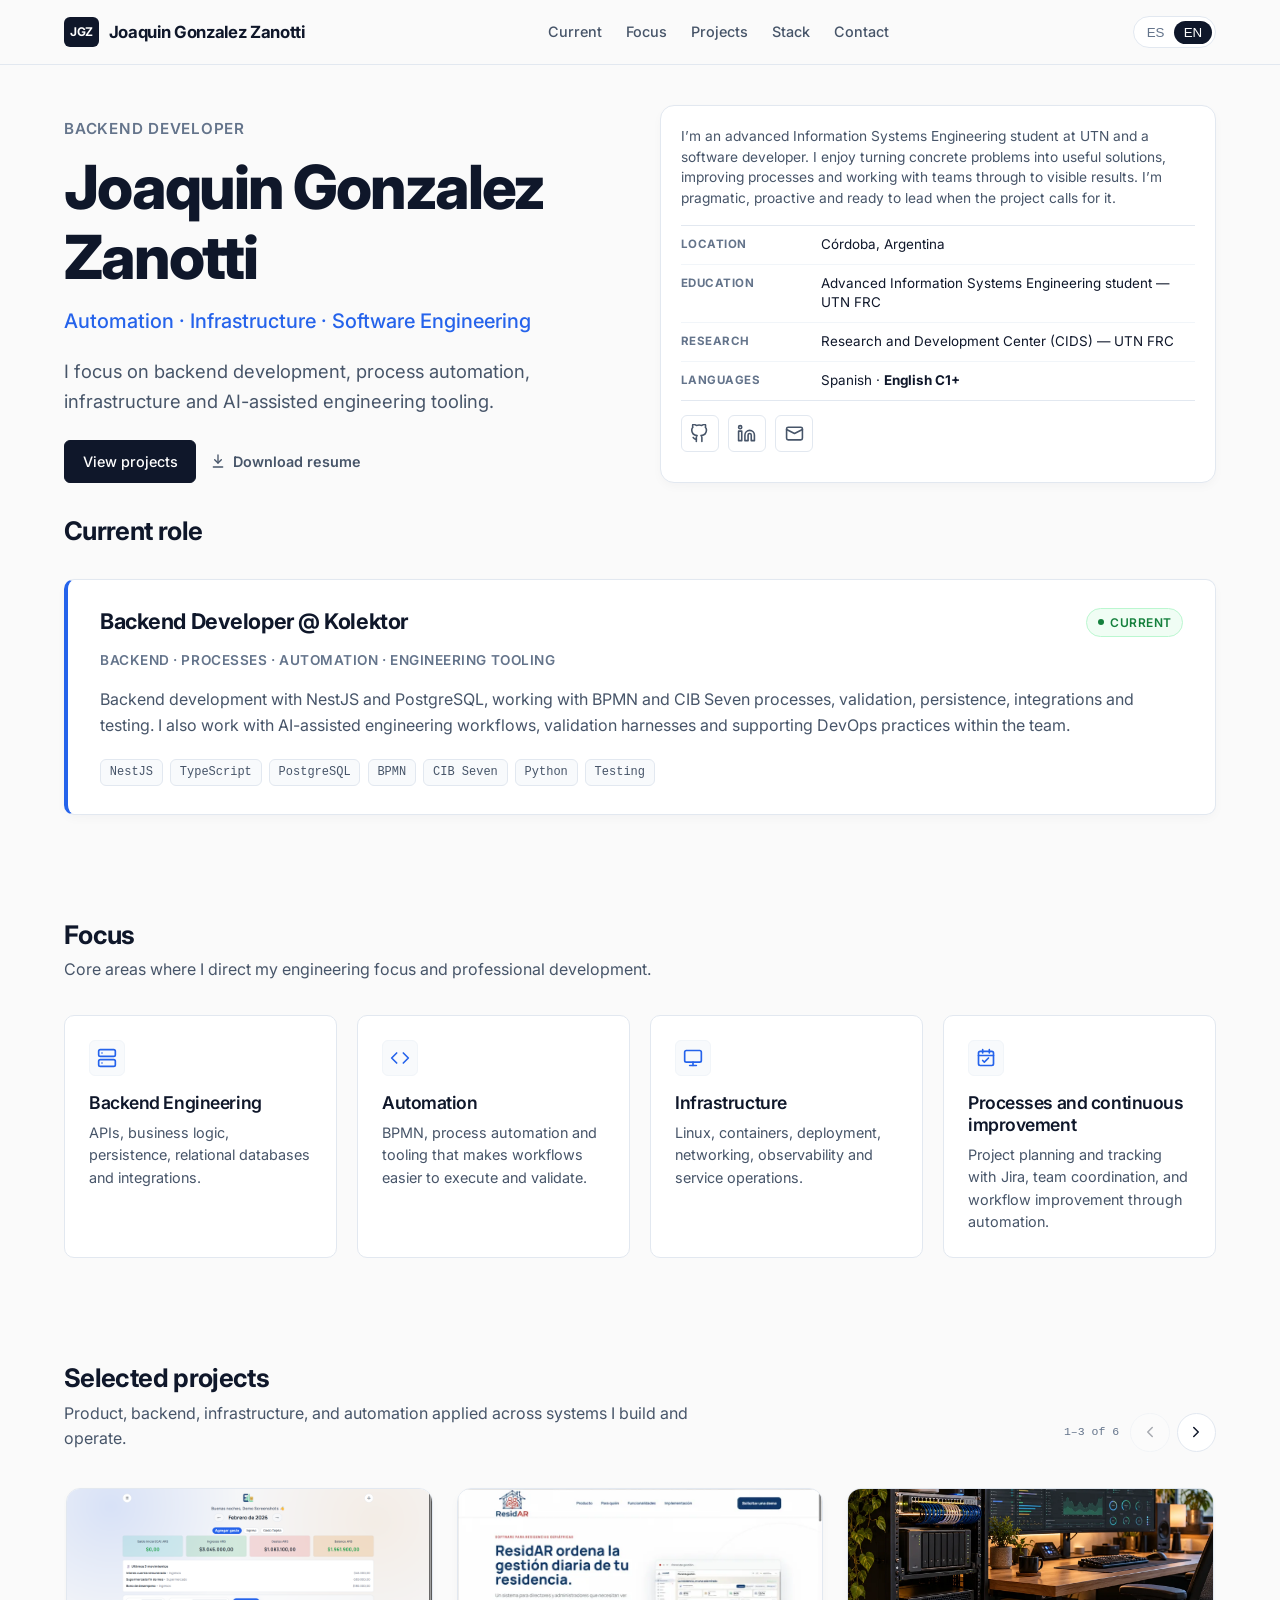
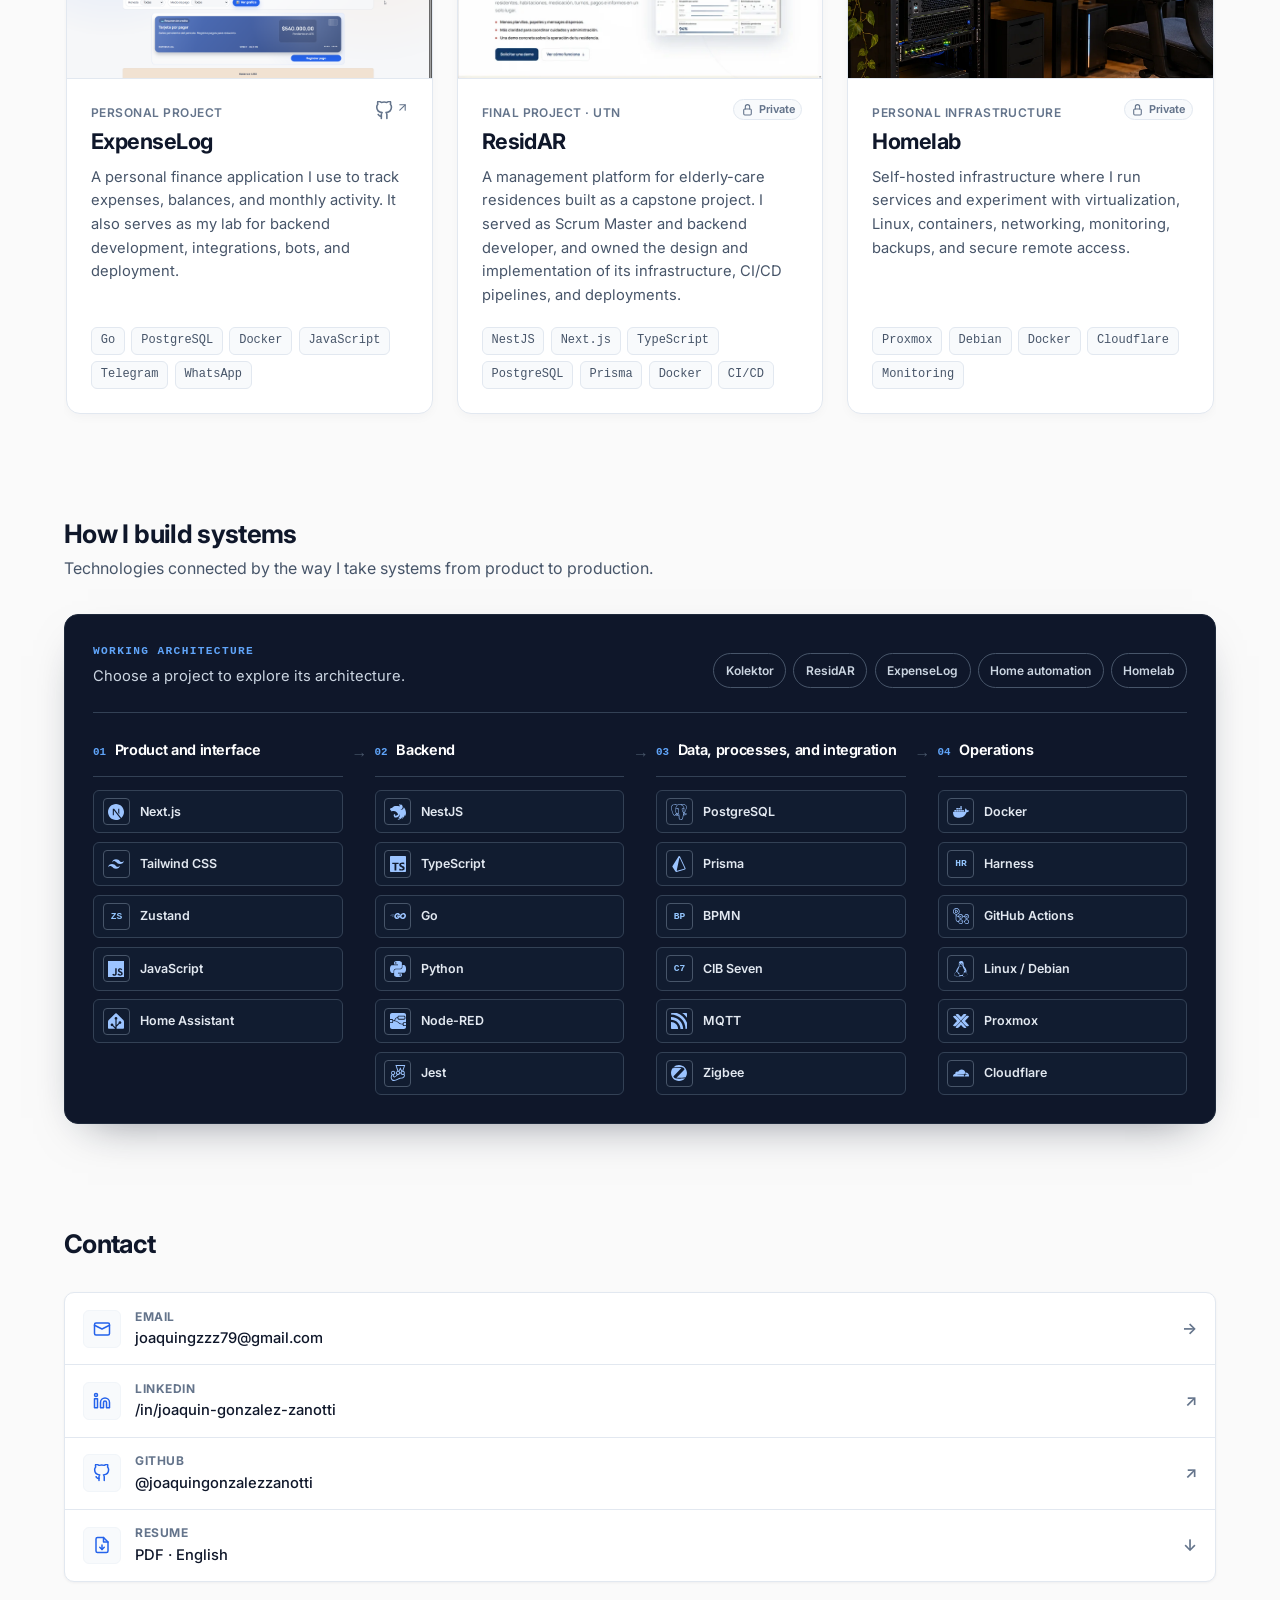
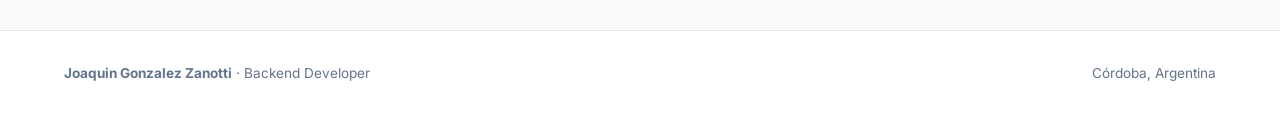
<file: index.html>
<!DOCTYPE html>
<html lang="es-AR">
  <head>
    <meta charset="UTF-8" />
    <meta name="viewport" content="width=device-width, initial-scale=1.0" />
    <title>Joaquin Gonzalez Zanotti | Backend Developer</title>
    <meta
      name="description"
      content="Backend Developer en Córdoba, Argentina. Backend, PostgreSQL, BPMN, automatización, infraestructura y tooling de ingeniería asistido por IA."
    />
    <meta name="robots" content="index,follow,max-image-preview:large,max-snippet:-1,max-video-preview:-1" />
    <meta name="author" content="Joaquin Gonzalez Zanotti" />
    <meta name="theme-color" content="#2563eb" />
    <meta
      name="google-site-verification"
      content="11LNXCog9IiwNUSLAsv_RnXNtH6E29aRDf3BAwxEhEU"
    />
    <link rel="canonical" href="https://joaquingz.com.ar/" />
    <link rel="alternate" hreflang="es-AR" href="https://joaquingz.com.ar/" />
    <link rel="alternate" hreflang="en" href="https://joaquingz.com.ar/en/" />
    <link rel="alternate" hreflang="x-default" href="https://joaquingz.com.ar/" />
    <link rel="sitemap" type="application/xml" href="https://joaquingz.com.ar/sitemap.xml" />

    <!-- Open Graph -->
    <meta property="og:locale" content="es_AR" />
    <meta property="og:type" content="website" />
    <meta property="og:title" content="Joaquin Gonzalez Zanotti | Backend Developer" />
    <meta
      property="og:description"
      content="Backend Developer en Córdoba, Argentina. Backend, PostgreSQL, BPMN, automatización, infraestructura y tooling de ingeniería asistido por IA."
    />
    <meta property="og:url" content="https://joaquingz.com.ar/" />
    <meta property="og:image" content="https://joaquingz.com.ar/assets/projects/expense-log/cover.png" />
    <meta property="og:image:alt" content="Joaquin Gonzalez Zanotti - Backend Developer" />

    <!-- Twitter Card -->
    <meta name="twitter:card" content="summary_large_image" />
    <meta name="twitter:title" content="Joaquin Gonzalez Zanotti | Backend Developer" />
    <meta
      name="twitter:description"
      content="Backend Developer en Córdoba, Argentina. Backend, PostgreSQL, BPMN, automatización, infraestructura y tooling de ingeniería asistido por IA."
    />
    <meta name="twitter:image" content="https://joaquingz.com.ar/assets/projects/expense-log/cover.png" />

    <!-- Favicon -->
    <link rel="icon" type="image/svg+xml" href="/assets/brand/favicon.svg" />

    <!-- Typography -->
    <link rel="preconnect" href="https://fonts.googleapis.com" />
    <link rel="preconnect" href="https://fonts.gstatic.com" crossorigin />
    <link
      href="https://fonts.googleapis.com/css2?family=Inter:wght@400;500;600;700;800&display=swap"
      rel="stylesheet"
    />

    <!-- Stylesheet -->
    <link rel="stylesheet" href="/assets/css/site.css" />

    <!-- Structured Data -->
    <script type="application/ld+json">
      {
        "@context": "https://schema.org",
        "@graph": [
          {
            "@type": "Person",
            "@id": "https://joaquingz.com.ar/#person",
            "name": "Joaquin Gonzalez Zanotti",
            "url": "https://joaquingz.com.ar/",
            "jobTitle": "Backend Developer",
            "knowsLanguage": ["es", "en"],
            "alumniOf": {
              "@type": "CollegeOrUniversity",
              "name": "Universidad Tecnologica Nacional (UTN-FRC)"
            },
            "sameAs": [
              "https://www.linkedin.com/in/joaquin-gonzalez-zanotti/",
              "https://github.com/joaquingonzalezzanotti"
            ]
          },
          {
            "@type": "WebSite",
            "@id": "https://joaquingz.com.ar/#website",
            "name": "Joaquin Gonzalez Zanotti",
            "url": "https://joaquingz.com.ar/",
            "inLanguage": "es-AR",
            "publisher": {
              "@id": "https://joaquingz.com.ar/#person"
            }
          }
        ]
      }
    </script>

    <!-- Language Redirection Script (Safe & Non-blocking) -->
    <script src="/assets/js/language.js"></script>
    <script src="/assets/js/site.js" defer></script>
  </head>
  <body>
    <a class="skip-link" href="#main-content">Saltar al contenido</a>

    <!-- Site Navigation -->
    <header class="site-header">
      <div class="container site-nav">
        <a href="/" class="nav-brand" aria-label="Joaquin Gonzalez Zanotti">
          <span class="nav-brand-badge">JGZ</span>
          <span class="nav-brand-name">Joaquin Gonzalez Zanotti</span>
        </a>

        <nav aria-label="Navegación principal">
          <ul class="nav-links">
            <li><a href="#current" class="nav-link">Actual</a></li>
            <li><a href="#focus" class="nav-link">Enfoque</a></li>
            <li><a href="#projects" class="nav-link">Proyectos</a></li>
            <li><a href="#stack" class="nav-link">Stack</a></li>
            <li><a href="#contact" class="nav-link">Contacto</a></li>
          </ul>
        </nav>

        <div class="nav-actions">
          <div class="lang-switch" role="group" aria-label="Selector de idioma">
            <button type="button" class="lang-btn active" data-lang-switch="es" aria-current="true">ES</button>
            <button type="button" class="lang-btn" data-lang-switch="en">EN</button>
          </div>

          <button
            id="mobile-menu-toggle"
            class="mobile-toggle"
            aria-label="Abrir menú"
            aria-expanded="false"
          >
            <svg width="20" height="20" viewBox="0 0 24 24" fill="none" stroke="currentColor" stroke-width="2" stroke-linecap="round" stroke-linejoin="round">
              <line x1="3" y1="12" x2="21" y2="12"></line>
              <line x1="3" y1="6" x2="21" y2="6"></line>
              <line x1="3" y1="18" x2="21" y2="18"></line>
            </svg>
          </button>
        </div>
      </div>

      <!-- Mobile dropdown -->
      <div id="mobile-nav" class="mobile-menu">
        <a href="#current" class="nav-link">Actual</a>
        <a href="#focus" class="nav-link">Enfoque</a>
        <a href="#projects" class="nav-link">Proyectos</a>
        <a href="#stack" class="nav-link">Stack</a>
        <a href="#contact" class="nav-link">Contacto</a>
      </div>
    </header>

    <main id="main-content">
      <!-- Hero Section -->
      <section class="section hero">
        <div class="container hero-grid">
          <div class="hero-copy">
            <p class="hero-meta">Backend Developer</p>
            <h1 class="hero-title">Joaquin Gonzalez Zanotti</h1>
            <p class="hero-subheadline">Automatización · Infraestructura · Ingeniería de Software</p>
            <p class="hero-lead">
              Mi foco está en desarrollo backend, automatización de procesos, infraestructura y herramientas de ingeniería asistidas por IA.
            </p>
            <div class="hero-actions">
              <a href="#projects" class="btn btn-primary">Ver proyectos</a>
              <a
                href="/assets/cv/joaquin-gonzalez-zanotti-cv-es.pdf"
                class="hero-cv-link"
                target="_blank"
                rel="noopener noreferrer"
              >
                <svg width="16" height="16" viewBox="0 0 24 24" fill="none" stroke="currentColor" stroke-width="2" stroke-linecap="round" stroke-linejoin="round" aria-hidden="true"><path d="M12 3v12"></path><path d="m7 10 5 5 5-5"></path><path d="M5 21h14"></path></svg>
                Descargar CV
              </a>
            </div>
          </div>

          <aside id="about" class="profile-card" aria-label="Perfil profesional">
            <p class="profile-summary">
              Soy estudiante avanzado de Ingeniería en Sistemas de Información en la UTN y desarrollador de software. Me entusiasma convertir problemas concretos en soluciones útiles, mejorar procesos y trabajar en equipo hasta ver resultados. Soy pragmático, proactivo y asumo liderazgo cuando el proyecto lo necesita.
            </p>
            <dl class="profile-details">
              <div class="profile-detail-row">
                <dt>Ubicación</dt>
                <dd>Córdoba, Argentina</dd>
              </div>
              <div class="profile-detail-row">
                <dt>Formación</dt>
                <dd>Estudiante avanzado de Ingeniería en Sistemas de Información — UTN FRC</dd>
              </div>
              <div class="profile-detail-row">
                <dt>Investigación</dt>
                <dd>Centro de Investigación y Desarrollo (CIDS) — UTN FRC</dd>
              </div>
              <div class="profile-detail-row">
                <dt>Idiomas</dt>
                <dd>Español · <strong>Inglés C1+</strong></dd>
              </div>
            </dl>
            <div class="profile-links" aria-label="Enlaces profesionales">
              <a href="https://github.com/joaquingonzalezzanotti" target="_blank" rel="noopener noreferrer" aria-label="GitHub" title="GitHub">
                <svg width="19" height="19" viewBox="0 0 24 24" fill="none" stroke="currentColor" stroke-width="2" stroke-linecap="round" stroke-linejoin="round" aria-hidden="true"><path d="M15 22v-4a4.8 4.8 0 0 0-1-3.5c3.3-.4 6.8-1.6 6.8-7A5.4 5.4 0 0 0 19.4 4 5 5 0 0 0 19.3.5S18.2.1 15 1.8a13.4 13.4 0 0 0-7 0C4.8.1 3.7.5 3.7.5A5 5 0 0 0 3.6 4a5.4 5.4 0 0 0-1.4 3.5c0 5.4 3.5 6.6 6.8 7A4.8 4.8 0 0 0 8 18v4"></path><path d="M8 19c-3 .9-3-1.5-4-2"></path></svg>
              </a>
              <a href="https://www.linkedin.com/in/joaquin-gonzalez-zanotti/" target="_blank" rel="noopener noreferrer" aria-label="LinkedIn" title="LinkedIn">
                <svg width="19" height="19" viewBox="0 0 24 24" fill="none" stroke="currentColor" stroke-width="2" stroke-linecap="round" stroke-linejoin="round" aria-hidden="true"><path d="M16 8a6 6 0 0 1 6 6v7h-4v-7a2 2 0 0 0-4 0v7h-4v-7a6 6 0 0 1 6-6z"></path><rect width="4" height="12" x="2" y="9"></rect><circle cx="4" cy="4" r="2"></circle></svg>
              </a>
              <a href="mailto:joaquingzzz79@gmail.com" data-contact-modal-open aria-label="Abrir formulario de contacto" title="Email">
                <svg width="19" height="19" viewBox="0 0 24 24" fill="none" stroke="currentColor" stroke-width="2" stroke-linecap="round" stroke-linejoin="round" aria-hidden="true"><rect width="20" height="16" x="2" y="4" rx="2"></rect><path d="m22 7-10 5L2 7"></path></svg>
              </a>
            </div>
          </aside>
        </div>
      </section>

      <!-- Currently / Actual Section -->
      <section id="current" class="section" style="padding-top: 1rem;">
        <div class="container">
          <div class="section-header">
            <h2 class="section-title">Posición actual</h2>
          </div>
          <article class="currently-card">
            <div class="currently-header">
              <div>
                <h3 class="currently-role-title">Backend Developer</h3>
                <p class="currently-company">Kolektor</p>
              </div>
              <span class="badge-status">
                <span class="status-dot"></span>
                Actual
              </span>
            </div>
            <p class="currently-subheadline">Backend · Procesos · Automatización · Herramientas de ingeniería</p>
            <p class="currently-desc">
              Desarrollo backend con NestJS y PostgreSQL, implementación de procesos con BPMN y CIB Seven, validaciones, persistencia, integraciones y pruebas. También trabajo con flujos de ingeniería asistidos por IA, entornos de validación y prácticas de DevOps dentro del equipo.
            </p>
            <div class="tech-tag-list">
              <span class="chip">NestJS</span>
              <span class="chip">TypeScript</span>
              <span class="chip">PostgreSQL</span>
              <span class="chip">BPMN</span>
              <span class="chip">CIB Seven</span>
              <span class="chip">Python</span>
              <span class="chip">Testing</span>
            </div>
          </article>
        </div>
      </section>

      <!-- Enfoque Section -->
      <section id="focus" class="section">
        <div class="container">
          <div class="section-header">
            <h2 class="section-title">Enfoque</h2>
            <p class="section-subtitle">Direcciones clave en las que enfoco mi trabajo y aprendizaje continuo.</p>
          </div>
          <div class="focus-grid">
            <article class="focus-card">
              <div class="focus-card-icon" aria-hidden="true">
                <svg width="20" height="20" viewBox="0 0 24 24" fill="none" stroke="currentColor" stroke-width="2" stroke-linecap="round" stroke-linejoin="round">
                  <rect x="2" y="2" width="20" height="8" rx="2" ry="2"></rect>
                  <rect x="2" y="14" width="20" height="8" rx="2" ry="2"></rect>
                  <line x1="6" y1="6" x2="6.01" y2="6"></line>
                  <line x1="6" y1="18" x2="6.01" y2="18"></line>
                </svg>
              </div>
              <h3 class="focus-card-title">Ingeniería backend</h3>
              <p class="focus-card-desc">APIs, lógica de negocio, persistencia, modelado de bases de datos e integraciones.</p>
            </article>

            <article class="focus-card">
              <div class="focus-card-icon" aria-hidden="true">
                <svg width="20" height="20" viewBox="0 0 24 24" fill="none" stroke="currentColor" stroke-width="2" stroke-linecap="round" stroke-linejoin="round">
                  <polyline points="16 18 22 12 16 6"></polyline>
                  <polyline points="8 6 2 12 8 18"></polyline>
                </svg>
              </div>
              <h3 class="focus-card-title">Automatización</h3>
              <p class="focus-card-desc">BPMN, automatización de procesos y herramientas para reducir trabajo manual y hacer flujos más verificables.</p>
            </article>

            <article class="focus-card">
              <div class="focus-card-icon" aria-hidden="true">
                <svg width="20" height="20" viewBox="0 0 24 24" fill="none" stroke="currentColor" stroke-width="2" stroke-linecap="round" stroke-linejoin="round">
                  <rect x="2" y="3" width="20" height="14" rx="2" ry="2"></rect>
                  <line x1="8" y1="21" x2="16" y2="21"></line>
                  <line x1="12" y1="17" x2="12" y2="21"></line>
                </svg>
              </div>
              <h3 class="focus-card-title">Infraestructura</h3>
              <p class="focus-card-desc">Linux, contenedores, despliegue, redes, observabilidad y operación de servicios.</p>
            </article>

            <article class="focus-card">
              <div class="focus-card-icon" aria-hidden="true">
                <svg width="20" height="20" viewBox="0 0 24 24" fill="none" stroke="currentColor" stroke-width="2" stroke-linecap="round" stroke-linejoin="round">
                  <rect x="3" y="4" width="18" height="17" rx="2"></rect>
                  <path d="M8 2v4M16 2v4M3 9h18"></path>
                  <path d="m8 15 2 2 5-5"></path>
                </svg>
              </div>
              <h3 class="focus-card-title">Procesos y mejora continua</h3>
              <p class="focus-card-desc">Planificación y seguimiento de proyectos con Jira, coordinación de equipos y mejora de flujos de trabajo mediante automatización.</p>
            </article>
          </div>
        </div>
      </section>

      <!-- PROJECTS:START -->
      <section id="projects" class="section projects-section">
        <div class="container">
          <div class="projects-heading-row">
            <div class="section-header">
              <h2 class="section-title">Proyectos seleccionados</h2>
              <p class="section-subtitle">Producto, backend, infraestructura y automatización aplicados en sistemas que construí y opero.</p>
            </div>
            <div class="projects-carousel-controls">
              <span class="projects-carousel-status" data-carousel-status aria-live="polite">6 proyectos</span>
              <button type="button" class="projects-carousel-button" data-carousel-previous aria-label="Ver proyectos anteriores"><svg width="18" height="18" viewBox="0 0 24 24" fill="none" stroke="currentColor" stroke-width="2" stroke-linecap="round" stroke-linejoin="round" aria-hidden="true"><path d="m15 18-6-6 6-6"></path></svg></button>
              <button type="button" class="projects-carousel-button" data-carousel-next aria-label="Ver proyectos siguientes"><svg width="18" height="18" viewBox="0 0 24 24" fill="none" stroke="currentColor" stroke-width="2" stroke-linecap="round" stroke-linejoin="round" aria-hidden="true"><path d="m9 18 6-6-6-6"></path></svg></button>
            </div>
          </div>
          <div class="projects-carousel" data-projects-carousel data-status-template="{start}–{end} de {total}">
            <div class="projects-track" data-carousel-track tabindex="0" aria-label="Carrusel de proyectos seleccionados">
              <article class="project-card-v2 project-card-linked">
                <a href="https://expenselog.com.ar/" class="project-card-primary-link" target="_blank" rel="noopener noreferrer" aria-label="Abrir el sitio de ExpenseLog"></a>
                <div class="project-card-media">
                  <img src="/assets/projects/expense-log/cover.png" alt="Vista previa del panel de ExpenseLog" loading="lazy" decoding="async" width="800" height="450" />
                </div>
                <div class="project-card-content">
                  <a href="https://github.com/joaquingonzalezzanotti/ExpenseLog" class="project-github-link" target="_blank" rel="noopener noreferrer" aria-label="Ver ExpenseLog en GitHub"><svg class="github-icon" width="19" height="19" viewBox="0 0 24 24" fill="none" stroke="currentColor" stroke-width="2" stroke-linecap="round" stroke-linejoin="round" aria-hidden="true"><path d="M15 22v-4a4.8 4.8 0 0 0-1-3.5c3.3-.4 6.8-1.6 6.8-7A5.4 5.4 0 0 0 19.4 4 5 5 0 0 0 19.3.5S18.2.1 15 1.8a13.4 13.4 0 0 0-7 0C4.8.1 3.7.5 3.7.5A5 5 0 0 0 3.6 4a5.4 5.4 0 0 0-1.4 3.5c0 5.4 3.5 6.6 6.8 7A4.8 4.8 0 0 0 8 18v4"></path><path d="M8 19c-3 .9-3-1.5-4-2"></path></svg><svg width="13" height="13" viewBox="0 0 24 24" fill="none" stroke="currentColor" stroke-width="2" stroke-linecap="round" stroke-linejoin="round" aria-hidden="true"><path d="M7 17 17 7"></path><path d="M7 7h10v10"></path></svg></a>
                  <span class="project-card-badge">Proyecto personal</span>
                  <h3 class="project-card-title">ExpenseLog</h3>
                  <p class="project-card-desc">Aplicación de finanzas personales que uso para registrar gastos, saldos y actividad mensual. Es también mi laboratorio para backend, integraciones, bots y despliegue.</p>
                  <div class="project-card-stack">
                    <span class="chip">Go</span>
                    <span class="chip">PostgreSQL</span>
                    <span class="chip">Docker</span>
                    <span class="chip">JavaScript</span>
                    <span class="chip">Telegram</span>
                    <span class="chip">WhatsApp</span>
                  </div>
                </div>
              </article>
              <article class="project-card-v2 project-card-linked project-card-private">
                <a href="https://residar.com.ar" class="project-card-primary-link" target="_blank" rel="noopener noreferrer" aria-label="Abrir el sitio de ResidAR"></a>
                <div class="project-card-media">
                  <img src="/assets/projects/residar/dashboard.webp" alt="Página de ResidAR con una vista de su panel de gestión" loading="lazy" decoding="async" width="800" height="450" />
                </div>
                <div class="project-card-content">
                  <span class="project-repository-private" aria-label="Repositorio privado" title="Repositorio privado"><svg width="13" height="13" viewBox="0 0 24 24" fill="none" stroke="currentColor" stroke-width="2" stroke-linecap="round" stroke-linejoin="round" aria-hidden="true"><rect width="14" height="11" x="5" y="11" rx="2" ry="2"></rect><path d="M8 11V7a4 4 0 0 1 8 0v4"></path></svg><span>Privado</span></span>
                  <span class="project-card-badge">Proyecto Final · UTN</span>
                  <h3 class="project-card-title">ResidAR</h3>
                  <p class="project-card-desc">Plataforma de gestión para residencias geriátricas desarrollada como Proyecto Final. Me desempeñé como Scrum Master y desarrollador backend, y fui responsable del diseño e implementación de la infraestructura, los pipelines CI/CD y los despliegues.</p>
                  <div class="project-card-stack">
                    <span class="chip">NestJS</span>
                    <span class="chip">Next.js</span>
                    <span class="chip">TypeScript</span>
                    <span class="chip">PostgreSQL</span>
                    <span class="chip">Prisma</span>
                    <span class="chip">Docker</span>
                    <span class="chip">CI/CD</span>
                  </div>
                </div>
              </article>
              <article class="project-card-v2 project-card-private">
                <div class="project-card-media project-card-media-center">
                  <img src="/assets/projects/homelab/cover.webp" alt="Rack de servidores y estación de monitoreo de infraestructura" loading="lazy" decoding="async" width="800" height="450" />
                </div>
                <div class="project-card-content">
                  <span class="project-repository-private" aria-label="Repositorio privado" title="Repositorio privado"><svg width="13" height="13" viewBox="0 0 24 24" fill="none" stroke="currentColor" stroke-width="2" stroke-linecap="round" stroke-linejoin="round" aria-hidden="true"><rect width="14" height="11" x="5" y="11" rx="2" ry="2"></rect><path d="M8 11V7a4 4 0 0 1 8 0v4"></path></svg><span>Privado</span></span>
                  <span class="project-card-badge">Infraestructura personal</span>
                  <h3 class="project-card-title">Homelab</h3>
                  <p class="project-card-desc">Infraestructura propia para operar servicios, experimentar y aprender con virtualización, Linux, contenedores, redes, monitoreo, backups y acceso remoto seguro.</p>
                  <div class="project-card-stack">
                    <span class="chip">Proxmox</span>
                    <span class="chip">Debian</span>
                    <span class="chip">Docker</span>
                    <span class="chip">Cloudflare</span>
                    <span class="chip">Monitoring</span>
                  </div>
                </div>
              </article>
              <article class="project-card-v2 project-card-private">
                <div class="project-card-media project-card-media-center">
                  <img src="/assets/projects/home-assistant/homeassistant-photo.png" alt="Panel de Home Assistant con dispositivos, luces y estados del hogar" loading="lazy" decoding="async" width="800" height="450" />
                </div>
                <div class="project-card-content">
                  <span class="project-repository-private" aria-label="Repositorio privado" title="Repositorio privado"><svg width="13" height="13" viewBox="0 0 24 24" fill="none" stroke="currentColor" stroke-width="2" stroke-linecap="round" stroke-linejoin="round" aria-hidden="true"><rect width="14" height="11" x="5" y="11" rx="2" ry="2"></rect><path d="M8 11V7a4 4 0 0 1 8 0v4"></path></svg><span>Privado</span></span>
                  <span class="project-card-badge">Domótica local</span>
                  <h3 class="project-card-title">Home Assistant &amp; IoT</h3>
                  <p class="project-card-desc">Sistema domótico centralizado con sensores, escenas e integraciones locales. Automatiza iluminación, seguridad y rutinas según presencia, horarios y estado del hogar.</p>
                  <div class="project-card-stack">
                    <span class="chip">Home Assistant</span>
                    <span class="chip">YAML</span>
                    <span class="chip">MQTT</span>
                    <span class="chip">ESPHome</span>
                    <span class="chip">Zigbee</span>
                    <span class="chip">Docker</span>
                  </div>
                </div>
              </article>
              <article class="project-card-v2 project-card-linked">
                <a href="https://sorty-neon.vercel.app" class="project-card-primary-link" target="_blank" rel="noopener noreferrer" aria-label="Abrir la aplicación Sorty"></a>
                <div class="project-card-media">
                  <img src="/assets/projects/sorty/cover.png" alt="Interfaz de Sorty para configurar participantes y exclusiones" loading="lazy" decoding="async" width="800" height="450" />
                </div>
                <div class="project-card-content">
                  <a href="https://github.com/joaquingonzalezzanotti/Sorty" class="project-github-link" target="_blank" rel="noopener noreferrer" aria-label="Ver Sorty en GitHub"><svg class="github-icon" width="19" height="19" viewBox="0 0 24 24" fill="none" stroke="currentColor" stroke-width="2" stroke-linecap="round" stroke-linejoin="round" aria-hidden="true"><path d="M15 22v-4a4.8 4.8 0 0 0-1-3.5c3.3-.4 6.8-1.6 6.8-7A5.4 5.4 0 0 0 19.4 4 5 5 0 0 0 19.3.5S18.2.1 15 1.8a13.4 13.4 0 0 0-7 0C4.8.1 3.7.5 3.7.5A5 5 0 0 0 3.6 4a5.4 5.4 0 0 0-1.4 3.5c0 5.4 3.5 6.6 6.8 7A4.8 4.8 0 0 0 8 18v4"></path><path d="M8 19c-3 .9-3-1.5-4-2"></path></svg><svg width="13" height="13" viewBox="0 0 24 24" fill="none" stroke="currentColor" stroke-width="2" stroke-linecap="round" stroke-linejoin="round" aria-hidden="true"><path d="M7 17 17 7"></path><path d="M7 7h10v10"></path></svg></a>
                  <span class="project-card-badge">Aplicación web</span>
                  <h3 class="project-card-title">Sorty</h3>
                  <p class="project-card-desc">Aplicación para organizar Amigo Invisible con reglas de exclusión, validaciones y un flujo simple para cargar participantes y compartir cada resultado de forma privada.</p>
                  <div class="project-card-stack">
                    <span class="chip">JavaScript</span>
                    <span class="chip">Python</span>
                    <span class="chip">PostgreSQL</span>
                    <span class="chip">Vercel</span>
                  </div>
                </div>
              </article>
              <article class="project-card-v2 project-card-linked">
                <a href="https://github.com/joaquingonzalezzanotti/A4.5" class="project-card-primary-link" target="_blank" rel="noopener noreferrer" aria-label="Abrir A4.5, un ejemplo público de automatización"></a>
                <div class="project-card-media project-card-media-center">
                  <img src="/assets/projects/automation-systems/cover.webp" alt="Panel conceptual de automatización con pipeline, agentes y bot de Telegram" loading="lazy" decoding="async" width="800" height="450" />
                </div>
                <div class="project-card-content">
                  <a href="https://github.com/joaquingonzalezzanotti/A4.5" class="project-github-link" target="_blank" rel="noopener noreferrer" aria-label="Ver A4.5 en GitHub"><svg class="github-icon" width="19" height="19" viewBox="0 0 24 24" fill="none" stroke="currentColor" stroke-width="2" stroke-linecap="round" stroke-linejoin="round" aria-hidden="true"><path d="M15 22v-4a4.8 4.8 0 0 0-1-3.5c3.3-.4 6.8-1.6 6.8-7A5.4 5.4 0 0 0 19.4 4 5 5 0 0 0 19.3.5S18.2.1 15 1.8a13.4 13.4 0 0 0-7 0C4.8.1 3.7.5 3.7.5A5 5 0 0 0 3.6 4a5.4 5.4 0 0 0-1.4 3.5c0 5.4 3.5 6.6 6.8 7A4.8 4.8 0 0 0 8 18v4"></path><path d="M8 19c-3 .9-3-1.5-4-2"></path></svg><svg width="13" height="13" viewBox="0 0 24 24" fill="none" stroke="currentColor" stroke-width="2" stroke-linecap="round" stroke-linejoin="round" aria-hidden="true"><path d="M7 17 17 7"></path><path d="M7 7h10v10"></path></svg></a>
                  <span class="project-card-badge">Capacidad transversal</span>
                  <h3 class="project-card-title">Automatización y entrega</h3>
                  <p class="project-card-desc">Flujos que conectan eventos, pruebas, despliegues y operación: pipelines, agentes, tareas programadas, webhooks y bots de Telegram para reducir trabajo manual.</p>
                  <div class="project-card-stack">
                    <span class="chip">CI/CD</span>
                    <span class="chip">Docker</span>
                    <span class="chip">Agents</span>
                    <span class="chip">Telegram</span>
                    <span class="chip">Webhooks</span>
                    <span class="chip">Automation</span>
                  </div>
                </div>
              </article>
            </div>
          </div>
        </div>
      </section>
      <!-- PROJECTS:END -->

      <!-- STACK:START -->
      <section id="stack" class="section stack-section">
        <div class="container">
          <div class="section-header">
            <h2 class="section-title">Cómo construyo sistemas</h2>
            <p class="section-subtitle">Tecnologías conectadas por la forma en que las llevo del producto a producción.</p>
          </div>
          <div class="stack-stage">
            <div class="stack-stage-header">
              <div class="stack-stage-intro">
                <p class="stack-eyebrow">Arquitectura de trabajo</p>
                <p class="stack-context-summary" data-stack-summary data-default-summary="Elegí un proyecto para recorrer su arquitectura." aria-live="polite">Elegí un proyecto para recorrer su arquitectura.</p>
              </div>
              <div class="stack-filters" role="group" aria-label="Explorar arquitectura por proyecto">
                <button type="button" class="stack-filter" data-stack-filter="kolektor" data-stack-summary="Procesos empresariales, backend e integración de datos." aria-pressed="false">Kolektor</button>
                <button type="button" class="stack-filter" data-stack-filter="residar" data-stack-summary="Producto web, API y persistencia para gestión operativa." aria-pressed="false">ResidAR</button>
                <button type="button" class="stack-filter" data-stack-filter="expenselog" data-stack-summary="Servicio en Go para registrar y analizar finanzas personales." aria-pressed="false">ExpenseLog</button>
                <button type="button" class="stack-filter" data-stack-filter="domotica" data-stack-summary="Automatización local con sensores, protocolos e integraciones sobre Home Assistant." aria-pressed="false">Domótica</button>
                <button type="button" class="stack-filter" data-stack-filter="homelab" data-stack-summary="Infraestructura propia: virtualización, contenedores y red." aria-pressed="false">Homelab</button>
              </div>
            </div>
            <p class="mobile-scroll-hint" aria-hidden="true">Deslizá para recorrer las capas →</p>
            <div class="stack-map" style="--stack-layer-count: 4">
              <article class="stack-layer" data-used="residar expenselog domotica">
                <div class="stack-layer-heading">
                  <span class="stack-layer-index" aria-hidden="true">01</span>
                  <h3>Producto e interfaz</h3>
                </div>
                <div class="stack-nodes">
                  <div class="stack-node" data-used="residar">
                    <span class="stack-node-mark" aria-hidden="true"><img src="/assets/icons/stack/nextdotjs.svg" alt=""></span>
                    <span class="stack-node-name">Next.js</span>
                  </div>
                  <div class="stack-node" data-used="residar">
                    <span class="stack-node-mark" aria-hidden="true"><img src="/assets/icons/stack/tailwindcss.svg" alt=""></span>
                    <span class="stack-node-name">Tailwind CSS</span>
                  </div>
                  <div class="stack-node" data-used="residar">
                    <span class="stack-node-mark" aria-hidden="true">ZS</span>
                    <span class="stack-node-name">Zustand</span>
                  </div>
                  <div class="stack-node" data-used="expenselog">
                    <span class="stack-node-mark" aria-hidden="true"><img src="/assets/icons/stack/javascript.svg" alt=""></span>
                    <span class="stack-node-name">JavaScript</span>
                  </div>
                  <div class="stack-node" data-used="domotica">
                    <span class="stack-node-mark" aria-hidden="true"><img src="/assets/icons/stack/homeassistant.svg" alt=""></span>
                    <span class="stack-node-name">Home Assistant</span>
                  </div>
                </div>
              </article>
              <article class="stack-layer" data-used="kolektor residar expenselog domotica">
                <div class="stack-layer-heading">
                  <span class="stack-layer-index" aria-hidden="true">02</span>
                  <h3>Backend</h3>
                </div>
                <div class="stack-nodes">
                  <div class="stack-node" data-used="kolektor residar">
                    <span class="stack-node-mark" aria-hidden="true"><img src="/assets/icons/stack/nestjs.svg" alt=""></span>
                    <span class="stack-node-name">NestJS</span>
                  </div>
                  <div class="stack-node" data-used="kolektor residar">
                    <span class="stack-node-mark" aria-hidden="true"><img src="/assets/icons/stack/typescript.svg" alt=""></span>
                    <span class="stack-node-name">TypeScript</span>
                  </div>
                  <div class="stack-node" data-used="expenselog">
                    <span class="stack-node-mark" aria-hidden="true"><img src="/assets/icons/stack/go.svg" alt=""></span>
                    <span class="stack-node-name">Go</span>
                  </div>
                  <div class="stack-node" data-used="kolektor domotica">
                    <span class="stack-node-mark" aria-hidden="true"><img src="/assets/icons/stack/python.svg" alt=""></span>
                    <span class="stack-node-name">Python</span>
                  </div>
                  <div class="stack-node" data-used="domotica">
                    <span class="stack-node-mark" aria-hidden="true"><img src="/assets/icons/stack/nodered.svg" alt=""></span>
                    <span class="stack-node-name">Node-RED</span>
                  </div>
                  <div class="stack-node" data-used="kolektor">
                    <span class="stack-node-mark" aria-hidden="true"><img src="/assets/icons/stack/jest.svg" alt=""></span>
                    <span class="stack-node-name">Jest</span>
                  </div>
                </div>
              </article>
              <article class="stack-layer" data-used="kolektor residar expenselog domotica">
                <div class="stack-layer-heading">
                  <span class="stack-layer-index" aria-hidden="true">03</span>
                  <h3>Datos, procesos e integración</h3>
                </div>
                <div class="stack-nodes">
                  <div class="stack-node" data-used="kolektor residar expenselog">
                    <span class="stack-node-mark" aria-hidden="true"><img src="/assets/icons/stack/postgresql.svg" alt=""></span>
                    <span class="stack-node-name">PostgreSQL</span>
                  </div>
                  <div class="stack-node" data-used="residar">
                    <span class="stack-node-mark" aria-hidden="true"><img src="/assets/icons/stack/prisma.svg" alt=""></span>
                    <span class="stack-node-name">Prisma</span>
                  </div>
                  <div class="stack-node" data-used="kolektor">
                    <span class="stack-node-mark" aria-hidden="true">BP</span>
                    <span class="stack-node-name">BPMN</span>
                  </div>
                  <div class="stack-node" data-used="kolektor">
                    <span class="stack-node-mark" aria-hidden="true">C7</span>
                    <span class="stack-node-name">CIB Seven</span>
                  </div>
                  <div class="stack-node" data-used="domotica">
                    <span class="stack-node-mark" aria-hidden="true"><img src="/assets/icons/stack/mqtt.svg" alt=""></span>
                    <span class="stack-node-name">MQTT</span>
                  </div>
                  <div class="stack-node" data-used="domotica">
                    <span class="stack-node-mark" aria-hidden="true"><img src="/assets/icons/stack/zigbee.svg" alt=""></span>
                    <span class="stack-node-name">Zigbee</span>
                  </div>
                </div>
              </article>
              <article class="stack-layer" data-used="kolektor residar expenselog homelab domotica">
                <div class="stack-layer-heading">
                  <span class="stack-layer-index" aria-hidden="true">04</span>
                  <h3>Operación</h3>
                </div>
                <div class="stack-nodes">
                  <div class="stack-node" data-used="kolektor residar expenselog homelab domotica">
                    <span class="stack-node-mark" aria-hidden="true"><img src="/assets/icons/stack/docker.svg" alt=""></span>
                    <span class="stack-node-name">Docker</span>
                  </div>
                  <div class="stack-node" data-used="kolektor">
                    <span class="stack-node-mark" aria-hidden="true">HR</span>
                    <span class="stack-node-name">Harness</span>
                  </div>
                  <div class="stack-node" data-used="residar expenselog">
                    <span class="stack-node-mark" aria-hidden="true"><img src="/assets/icons/stack/githubactions.svg" alt=""></span>
                    <span class="stack-node-name">GitHub Actions</span>
                  </div>
                  <div class="stack-node" data-used="homelab">
                    <span class="stack-node-mark" aria-hidden="true"><img src="/assets/icons/stack/linux.svg" alt=""></span>
                    <span class="stack-node-name">Linux / Debian</span>
                  </div>
                  <div class="stack-node" data-used="homelab">
                    <span class="stack-node-mark" aria-hidden="true"><img src="/assets/icons/stack/proxmox.svg" alt=""></span>
                    <span class="stack-node-name">Proxmox</span>
                  </div>
                  <div class="stack-node" data-used="homelab">
                    <span class="stack-node-mark" aria-hidden="true"><img src="/assets/icons/stack/cloudflare.svg" alt=""></span>
                    <span class="stack-node-name">Cloudflare</span>
                  </div>
                </div>
              </article>
            </div>
          </div>
        </div>
      </section>
      <!-- STACK:END -->

      <!-- Contact Section -->
      <section id="contact" class="section contact-section">
        <div class="container">
          <div class="section-header">
            <h2 class="section-title">Contacto</h2>
          </div>
          <div class="contact-panel">
            <ul class="contact-list">
              <li class="contact-row">
                <span class="contact-icon" aria-hidden="true"><svg width="18" height="18" viewBox="0 0 24 24" fill="none" stroke="currentColor" stroke-width="2" stroke-linecap="round" stroke-linejoin="round"><rect width="20" height="16" x="2" y="4" rx="2"></rect><path d="m22 7-10 5L2 7"></path></svg></span>
                <span class="contact-main"><span class="contact-label">Email</span><span class="contact-value">joaquingzzz79@gmail.com</span></span>
                <span class="contact-action" aria-hidden="true">→</span>
                <a class="contact-row-link" href="mailto:joaquingzzz79@gmail.com" data-contact-modal-open aria-label="Abrir formulario de contacto"></a>
              </li>
              <li class="contact-row">
                <span class="contact-icon" aria-hidden="true"><svg width="18" height="18" viewBox="0 0 24 24" fill="none" stroke="currentColor" stroke-width="2" stroke-linecap="round" stroke-linejoin="round"><path d="M16 8a6 6 0 0 1 6 6v7h-4v-7a2 2 0 0 0-4 0v7h-4v-7a6 6 0 0 1 6-6z"></path><rect width="4" height="12" x="2" y="9"></rect><circle cx="4" cy="4" r="2"></circle></svg></span>
                <span class="contact-main"><span class="contact-label">LinkedIn</span><span class="contact-value">/in/joaquin-gonzalez-zanotti</span></span>
                <span class="contact-action" aria-hidden="true">↗</span>
                <a class="contact-row-link" href="https://www.linkedin.com/in/joaquin-gonzalez-zanotti/" target="_blank" rel="noopener noreferrer" aria-label="Abrir LinkedIn"></a>
              </li>
              <li class="contact-row">
                <span class="contact-icon" aria-hidden="true"><svg width="18" height="18" viewBox="0 0 24 24" fill="none" stroke="currentColor" stroke-width="2" stroke-linecap="round" stroke-linejoin="round"><path d="M15 22v-4a4.8 4.8 0 0 0-1-3.5c3.3-.4 6.8-1.6 6.8-7A5.4 5.4 0 0 0 19.4 4 5 5 0 0 0 19.3.5S18.2.1 15 1.8a13.4 13.4 0 0 0-7 0C4.8.1 3.7.5 3.7.5A5 5 0 0 0 3.6 4a5.4 5.4 0 0 0-1.4 3.5c0 5.4 3.5 6.6 6.8 7A4.8 4.8 0 0 0 8 18v4"></path><path d="M8 19c-3 .9-3-1.5-4-2"></path></svg></span>
                <span class="contact-main"><span class="contact-label">GitHub</span><span class="contact-value">@joaquingonzalezzanotti</span></span>
                <span class="contact-action" aria-hidden="true">↗</span>
                <a class="contact-row-link" href="https://github.com/joaquingonzalezzanotti" target="_blank" rel="noopener noreferrer" aria-label="Abrir GitHub"></a>
              </li>
              <li class="contact-row">
                <span class="contact-icon" aria-hidden="true"><svg width="18" height="18" viewBox="0 0 24 24" fill="none" stroke="currentColor" stroke-width="2" stroke-linecap="round" stroke-linejoin="round"><path d="M14 2H6a2 2 0 0 0-2 2v16a2 2 0 0 0 2 2h12a2 2 0 0 0 2-2V8z"></path><path d="M14 2v6h6"></path><path d="M12 12v6"></path><path d="m9 15 3 3 3-3"></path></svg></span>
                <span class="contact-main"><span class="contact-label">CV</span><span class="contact-value">PDF · Español</span></span>
                <span class="contact-action" aria-hidden="true">↓</span>
                <a class="contact-row-link" href="/assets/cv/joaquin-gonzalez-zanotti-cv-es.pdf" download aria-label="Descargar CV en español"></a>
              </li>
            </ul>
          </div>
        </div>
      </section>
    </main>

    <dialog class="contact-dialog" data-contact-dialog aria-labelledby="contact-dialog-title" aria-describedby="contact-dialog-description">
      <div class="contact-dialog-panel">
        <div class="contact-dialog-header">
          <div>
            <p class="contact-dialog-eyebrow">Contacto directo</p>
            <h2 id="contact-dialog-title">Escribime</h2>
            <p id="contact-dialog-description">Contame brevemente qué necesitás y te respondo por email.</p>
          </div>
          <button type="button" class="contact-dialog-close" data-contact-modal-close aria-label="Cerrar formulario">
            <svg width="20" height="20" viewBox="0 0 24 24" fill="none" stroke="currentColor" stroke-width="2" stroke-linecap="round" aria-hidden="true"><path d="M18 6 6 18"></path><path d="m6 6 12 12"></path></svg>
          </button>
        </div>
        <div class="contact-dialog-email">
          <div>
            <span>Mi email</span>
            <strong>joaquingzzz79@gmail.com</strong>
          </div>
          <button type="button" class="contact-copy-button" data-copy-email="joaquingzzz79@gmail.com" data-copy-label="Copiar" data-copied-label="Copiado ✓" aria-label="Copiar email" hidden><span data-copy-status aria-live="polite">Copiar</span></button>
        </div>
        <form
          class="contact-form"
          action="https://formspree.io/f/mkoogrok"
          method="POST"
          data-contact-form
          data-sending-label="Enviando…"
          data-success-message="Mensaje enviado. Gracias, te respondo pronto."
          data-error-message="No se pudo enviar. Probá nuevamente o escribime a joaquingzzz79@gmail.com."
        >
          <input type="hidden" name="_subject" value="Nuevo contacto desde joaquingz.com.ar" />
          <label class="contact-form-honeypot" aria-hidden="true" inert>No completar<input type="text" name="_gotcha" tabindex="-1" autocomplete="off" /></label>
          <div class="contact-form-grid">
            <label class="contact-form-field">
              <span>Nombre</span>
              <input type="text" name="name" autocomplete="name" required placeholder="Tu nombre" />
            </label>
            <label class="contact-form-field">
              <span>Email</span>
              <input type="email" name="email" autocomplete="email" required placeholder="tu@email.com" />
            </label>
          </div>
          <label class="contact-form-field">
            <span>Mensaje</span>
            <textarea name="message" rows="5" required placeholder="¿En qué puedo ayudarte?"></textarea>
          </label>
          <div class="contact-form-footer">
            <p class="contact-form-status" data-contact-form-status aria-live="polite"></p>
            <button type="submit" class="btn btn-primary" data-contact-submit>Enviar mensaje</button>
          </div>
        </form>
      </div>
    </dialog>

    <!-- Footer -->
    <footer class="site-footer">
      <div class="container footer-inner">
        <div>
          <strong>Joaquin Gonzalez Zanotti</strong> · Backend Developer
        </div>
        <div>
          Córdoba, Argentina
        </div>
      </div>
    </footer>
  </body>
</html>
</file>
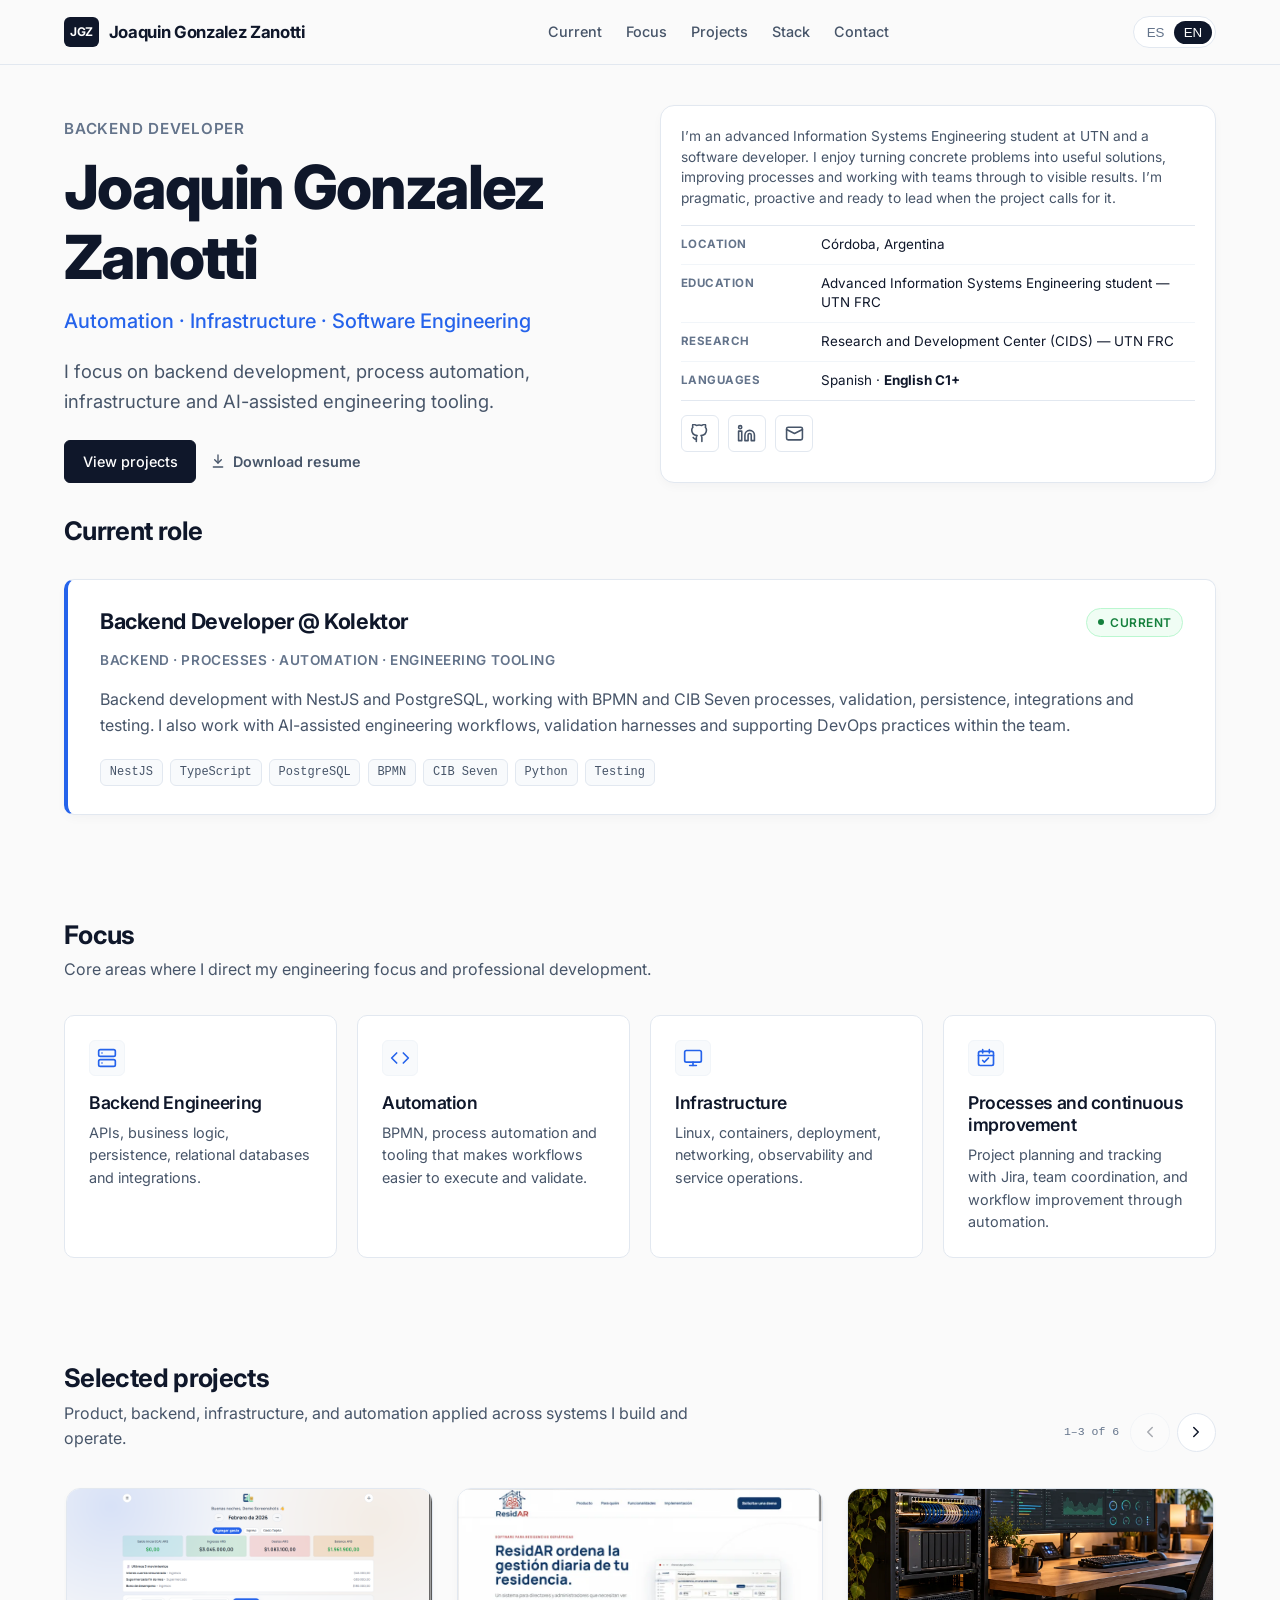
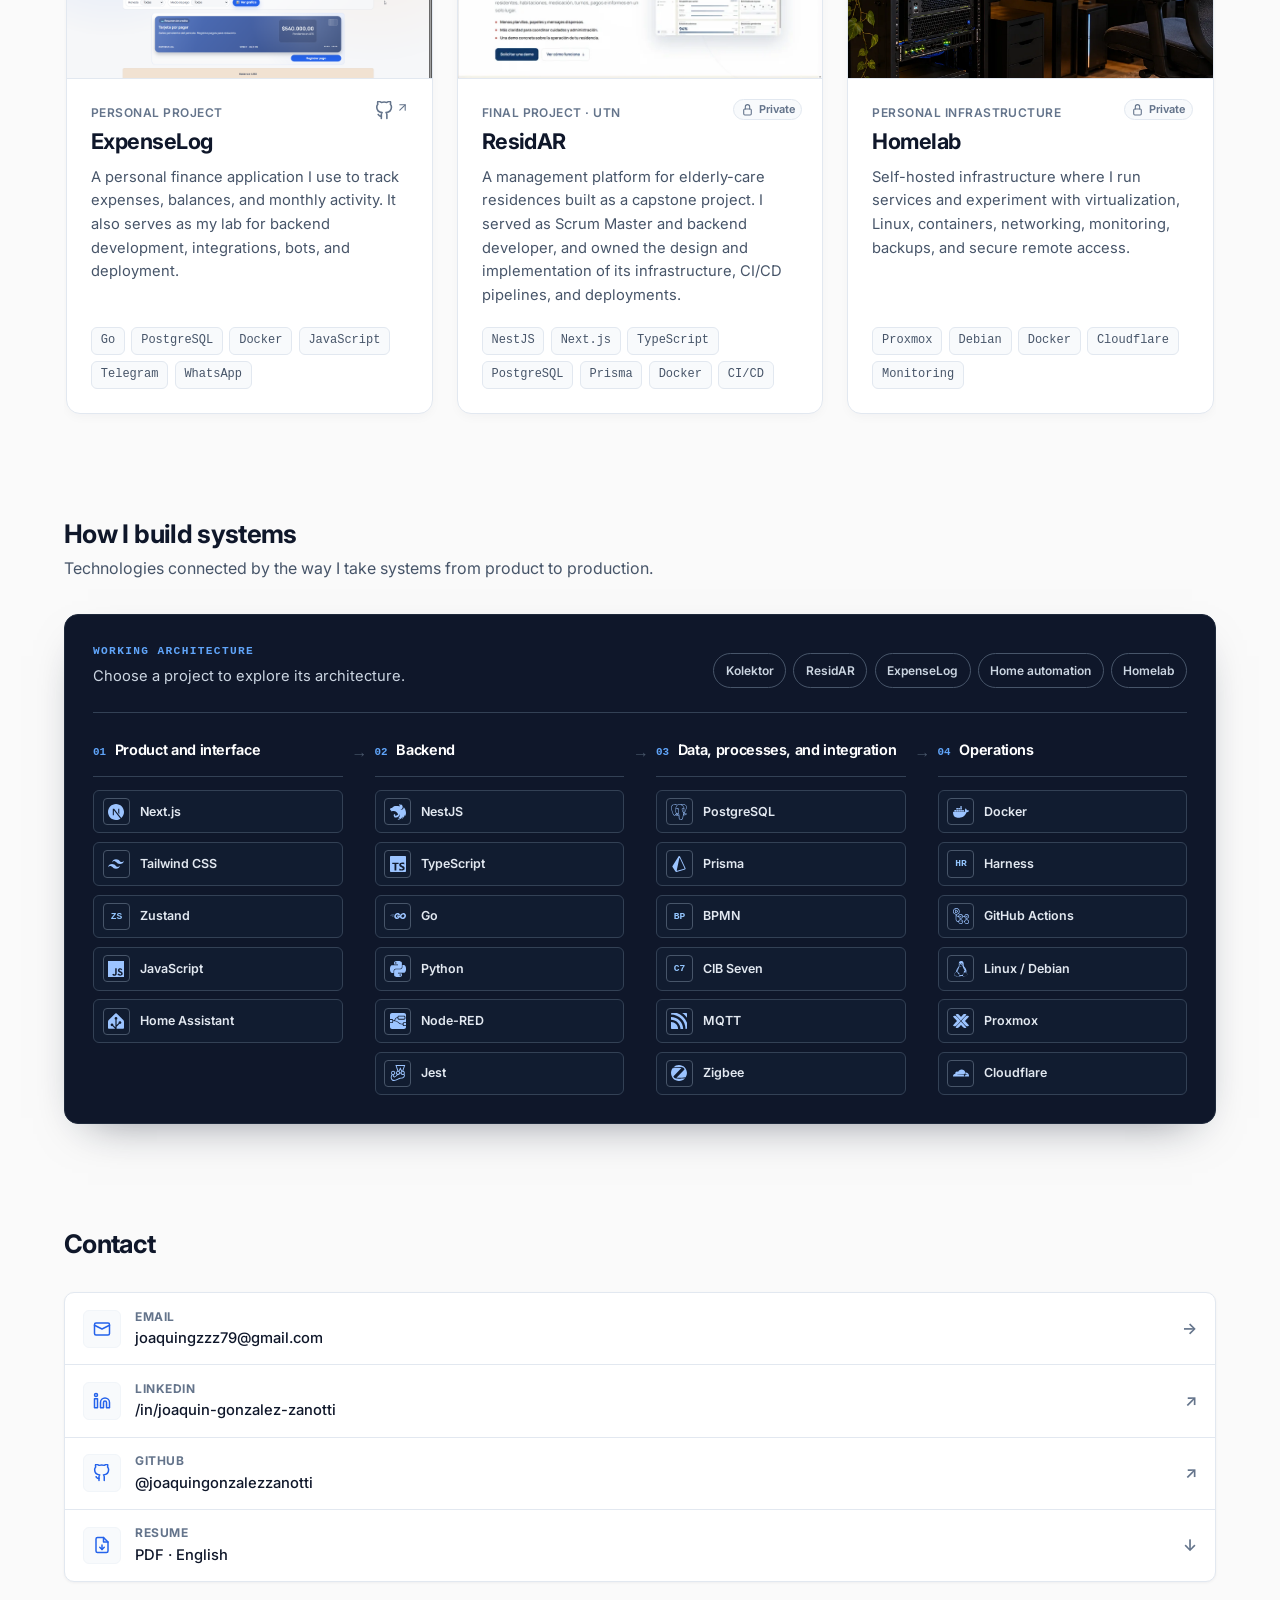
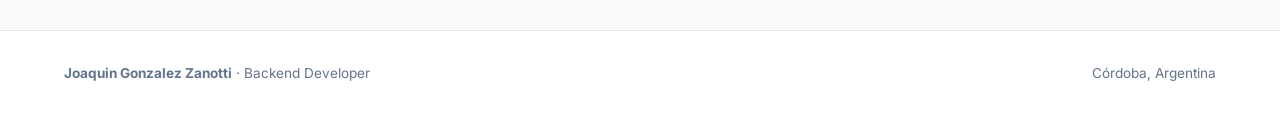
<file: en/index.html>
<!DOCTYPE html>
<html lang="en">
  <head>
    <meta charset="UTF-8" />
    <meta name="viewport" content="width=device-width, initial-scale=1.0" />
    <title>Joaquin Gonzalez Zanotti | Backend Developer</title>
    <meta
      name="description"
      content="Backend Developer based in Córdoba, Argentina. Backend engineering, PostgreSQL, BPMN, automation, infrastructure and AI-assisted engineering tooling."
    />
    <meta name="robots" content="index,follow,max-image-preview:large,max-snippet:-1,max-video-preview:-1" />
    <meta name="author" content="Joaquin Gonzalez Zanotti" />
    <meta name="theme-color" content="#2563eb" />
    <meta
      name="google-site-verification"
      content="11LNXCog9IiwNUSLAsv_RnXNtH6E29aRDf3BAwxEhEU"
    />
    <link rel="canonical" href="https://joaquingz.com.ar/en/" />
    <link rel="alternate" hreflang="es-AR" href="https://joaquingz.com.ar/" />
    <link rel="alternate" hreflang="en" href="https://joaquingz.com.ar/en/" />
    <link rel="alternate" hreflang="x-default" href="https://joaquingz.com.ar/" />
    <link rel="sitemap" type="application/xml" href="https://joaquingz.com.ar/sitemap.xml" />

    <!-- Open Graph -->
    <meta property="og:locale" content="en_US" />
    <meta property="og:type" content="website" />
    <meta property="og:title" content="Joaquin Gonzalez Zanotti | Backend Developer" />
    <meta
      property="og:description"
      content="Backend Developer based in Córdoba, Argentina. Backend engineering, PostgreSQL, BPMN, automation, infrastructure and AI-assisted engineering tooling."
    />
    <meta property="og:url" content="https://joaquingz.com.ar/en/" />
    <meta property="og:image" content="https://joaquingz.com.ar/assets/projects/expense-log/cover.png" />
    <meta property="og:image:alt" content="Joaquin Gonzalez Zanotti - Backend Developer" />

    <!-- Twitter Card -->
    <meta name="twitter:card" content="summary_large_image" />
    <meta name="twitter:title" content="Joaquin Gonzalez Zanotti | Backend Developer" />
    <meta
      name="twitter:description"
      content="Backend Developer based in Córdoba, Argentina. Backend engineering, PostgreSQL, BPMN, automation, infrastructure and AI-assisted engineering tooling."
    />
    <meta name="twitter:image" content="https://joaquingz.com.ar/assets/projects/expense-log/cover.png" />

    <!-- Favicon -->
    <link rel="icon" type="image/svg+xml" href="/assets/brand/favicon.svg" />

    <!-- Typography -->
    <link rel="preconnect" href="https://fonts.googleapis.com" />
    <link rel="preconnect" href="https://fonts.gstatic.com" crossorigin />
    <link
      href="https://fonts.googleapis.com/css2?family=Inter:wght@400;500;600;700;800&display=swap"
      rel="stylesheet"
    />

    <!-- Stylesheet -->
    <link rel="stylesheet" href="/assets/css/site.css" />

    <!-- Structured Data -->
    <script type="application/ld+json">
      {
        "@context": "https://schema.org",
        "@graph": [
          {
            "@type": "Person",
            "@id": "https://joaquingz.com.ar/#person",
            "name": "Joaquin Gonzalez Zanotti",
            "url": "https://joaquingz.com.ar/",
            "jobTitle": "Backend Developer",
            "knowsLanguage": ["es", "en"],
            "alumniOf": {
              "@type": "CollegeOrUniversity",
              "name": "Universidad Tecnologica Nacional (UTN-FRC)"
            },
            "sameAs": [
              "https://www.linkedin.com/in/joaquin-gonzalez-zanotti/",
              "https://github.com/joaquingonzalezzanotti"
            ]
          },
          {
            "@type": "WebSite",
            "@id": "https://joaquingz.com.ar/#website",
            "name": "Joaquin Gonzalez Zanotti",
            "url": "https://joaquingz.com.ar/en/",
            "inLanguage": "en",
            "publisher": {
              "@id": "https://joaquingz.com.ar/#person"
            }
          }
        ]
      }
    </script>

    <!-- Language Redirection Script (Safe & Non-blocking) -->
    <script src="/assets/js/language.js"></script>
    <script src="/assets/js/site.js" defer></script>
  </head>
  <body>
    <a class="skip-link" href="#main-content">Skip to content</a>

    <!-- Site Navigation -->
    <header class="site-header">
      <div class="container site-nav">
        <a href="/en/" class="nav-brand" aria-label="Joaquin Gonzalez Zanotti">
          <span class="nav-brand-badge">JGZ</span>
          <span class="nav-brand-name">Joaquin Gonzalez Zanotti</span>
        </a>

        <nav aria-label="Main navigation">
          <ul class="nav-links">
            <li><a href="#current" class="nav-link">Current</a></li>
            <li><a href="#focus" class="nav-link">Focus</a></li>
            <li><a href="#projects" class="nav-link">Projects</a></li>
            <li><a href="#stack" class="nav-link">Stack</a></li>
            <li><a href="#contact" class="nav-link">Contact</a></li>
          </ul>
        </nav>

        <div class="nav-actions">
          <div class="lang-switch" role="group" aria-label="Language selector">
            <button type="button" class="lang-btn" data-lang-switch="es">ES</button>
            <button type="button" class="lang-btn active" data-lang-switch="en" aria-current="true">EN</button>
          </div>

          <button
            id="mobile-menu-toggle"
            class="mobile-toggle"
            aria-label="Open navigation menu"
            aria-expanded="false"
          >
            <svg width="20" height="20" viewBox="0 0 24 24" fill="none" stroke="currentColor" stroke-width="2" stroke-linecap="round" stroke-linejoin="round">
              <line x1="3" y1="12" x2="21" y2="12"></line>
              <line x1="3" y1="6" x2="21" y2="6"></line>
              <line x1="3" y1="18" x2="21" y2="18"></line>
            </svg>
          </button>
        </div>
      </div>

      <!-- Mobile dropdown -->
      <div id="mobile-nav" class="mobile-menu">
        <a href="#current" class="nav-link">Current</a>
        <a href="#focus" class="nav-link">Focus</a>
        <a href="#projects" class="nav-link">Projects</a>
        <a href="#stack" class="nav-link">Stack</a>
        <a href="#contact" class="nav-link">Contact</a>
      </div>
    </header>

    <main id="main-content">
      <!-- Hero Section -->
      <section class="section hero">
        <div class="container hero-grid">
          <div class="hero-copy">
            <p class="hero-meta">Backend Developer</p>
            <h1 class="hero-title">Joaquin Gonzalez Zanotti</h1>
            <p class="hero-subheadline">Automation · Infrastructure · Software Engineering</p>
            <p class="hero-lead">
              I focus on backend development, process automation, infrastructure and AI-assisted engineering tooling.
            </p>
            <div class="hero-actions">
              <a href="#projects" class="btn btn-primary">View projects</a>
              <a
                href="/assets/cv/joaquin-gonzalez-zanotti-resume-en.pdf"
                class="hero-cv-link"
                target="_blank"
                rel="noopener noreferrer"
              >
                <svg width="16" height="16" viewBox="0 0 24 24" fill="none" stroke="currentColor" stroke-width="2" stroke-linecap="round" stroke-linejoin="round" aria-hidden="true"><path d="M12 3v12"></path><path d="m7 10 5 5 5-5"></path><path d="M5 21h14"></path></svg>
                Download resume
              </a>
            </div>
          </div>

          <aside id="about" class="profile-card" aria-label="Professional profile">
            <p class="profile-summary">
              I’m an advanced Information Systems Engineering student at UTN and a software developer. I enjoy turning concrete problems into useful solutions, improving processes and working with teams through to visible results. I’m pragmatic, proactive and ready to lead when the project calls for it.
            </p>
            <dl class="profile-details">
              <div class="profile-detail-row">
                <dt>Location</dt>
                <dd>Córdoba, Argentina</dd>
              </div>
              <div class="profile-detail-row">
                <dt>Education</dt>
                <dd>Advanced Information Systems Engineering student — UTN FRC</dd>
              </div>
              <div class="profile-detail-row">
                <dt>Research</dt>
                <dd>Research and Development Center (CIDS) — UTN FRC</dd>
              </div>
              <div class="profile-detail-row">
                <dt>Languages</dt>
                <dd>Spanish · <strong>English C1+</strong></dd>
              </div>
            </dl>
            <div class="profile-links" aria-label="Professional links">
              <a href="https://github.com/joaquingonzalezzanotti" target="_blank" rel="noopener noreferrer" aria-label="GitHub" title="GitHub">
                <svg width="19" height="19" viewBox="0 0 24 24" fill="none" stroke="currentColor" stroke-width="2" stroke-linecap="round" stroke-linejoin="round" aria-hidden="true"><path d="M15 22v-4a4.8 4.8 0 0 0-1-3.5c3.3-.4 6.8-1.6 6.8-7A5.4 5.4 0 0 0 19.4 4 5 5 0 0 0 19.3.5S18.2.1 15 1.8a13.4 13.4 0 0 0-7 0C4.8.1 3.7.5 3.7.5A5 5 0 0 0 3.6 4a5.4 5.4 0 0 0-1.4 3.5c0 5.4 3.5 6.6 6.8 7A4.8 4.8 0 0 0 8 18v4"></path><path d="M8 19c-3 .9-3-1.5-4-2"></path></svg>
              </a>
              <a href="https://www.linkedin.com/in/joaquin-gonzalez-zanotti/" target="_blank" rel="noopener noreferrer" aria-label="LinkedIn" title="LinkedIn">
                <svg width="19" height="19" viewBox="0 0 24 24" fill="none" stroke="currentColor" stroke-width="2" stroke-linecap="round" stroke-linejoin="round" aria-hidden="true"><path d="M16 8a6 6 0 0 1 6 6v7h-4v-7a2 2 0 0 0-4 0v7h-4v-7a6 6 0 0 1 6-6z"></path><rect width="4" height="12" x="2" y="9"></rect><circle cx="4" cy="4" r="2"></circle></svg>
              </a>
              <a href="mailto:joaquingzzz79@gmail.com" data-contact-modal-open aria-label="Open contact form" title="Email">
                <svg width="19" height="19" viewBox="0 0 24 24" fill="none" stroke="currentColor" stroke-width="2" stroke-linecap="round" stroke-linejoin="round" aria-hidden="true"><rect width="20" height="16" x="2" y="4" rx="2"></rect><path d="m22 7-10 5L2 7"></path></svg>
              </a>
            </div>
          </aside>
        </div>
      </section>

      <!-- Currently / Current Role Section -->
      <section id="current" class="section" style="padding-top: 1rem;">
        <div class="container">
          <div class="section-header">
            <h2 class="section-title">Current role</h2>
          </div>
          <article class="currently-card">
            <div class="currently-header">
              <div>
                <h3 class="currently-role-title currently-role-title-inline">Backend Developer @ Kolektor</h3>
              </div>
              <span class="badge-status">
                <span class="status-dot"></span>
                Current
              </span>
            </div>
            <p class="currently-subheadline">Backend · Processes · Automation · Engineering tooling</p>
            <p class="currently-desc">
              Backend development with NestJS and PostgreSQL, working with BPMN and CIB Seven processes, validation, persistence, integrations and testing. I also work with AI-assisted engineering workflows, validation harnesses and supporting DevOps practices within the team.
            </p>
            <div class="tech-tag-list">
              <span class="chip">NestJS</span>
              <span class="chip">TypeScript</span>
              <span class="chip">PostgreSQL</span>
              <span class="chip">BPMN</span>
              <span class="chip">CIB Seven</span>
              <span class="chip">Python</span>
              <span class="chip">Testing</span>
            </div>
          </article>
        </div>
      </section>

      <!-- Focus Section -->
      <section id="focus" class="section">
        <div class="container">
          <div class="section-header">
            <h2 class="section-title">Focus</h2>
            <p class="section-subtitle">Core areas where I direct my engineering focus and professional development.</p>
          </div>
          <div class="focus-grid">
            <article class="focus-card">
              <div class="focus-card-icon" aria-hidden="true">
                <svg width="20" height="20" viewBox="0 0 24 24" fill="none" stroke="currentColor" stroke-width="2" stroke-linecap="round" stroke-linejoin="round">
                  <rect x="2" y="2" width="20" height="8" rx="2" ry="2"></rect>
                  <rect x="2" y="14" width="20" height="8" rx="2" ry="2"></rect>
                  <line x1="6" y1="6" x2="6.01" y2="6"></line>
                  <line x1="6" y1="18" x2="6.01" y2="18"></line>
                </svg>
              </div>
              <h3 class="focus-card-title">Backend Engineering</h3>
              <p class="focus-card-desc">APIs, business logic, persistence, relational databases and integrations.</p>
            </article>

            <article class="focus-card">
              <div class="focus-card-icon" aria-hidden="true">
                <svg width="20" height="20" viewBox="0 0 24 24" fill="none" stroke="currentColor" stroke-width="2" stroke-linecap="round" stroke-linejoin="round">
                  <polyline points="16 18 22 12 16 6"></polyline>
                  <polyline points="8 6 2 12 8 18"></polyline>
                </svg>
              </div>
              <h3 class="focus-card-title">Automation</h3>
              <p class="focus-card-desc">BPMN, process automation and tooling that makes workflows easier to execute and validate.</p>
            </article>

            <article class="focus-card">
              <div class="focus-card-icon" aria-hidden="true">
                <svg width="20" height="20" viewBox="0 0 24 24" fill="none" stroke="currentColor" stroke-width="2" stroke-linecap="round" stroke-linejoin="round">
                  <rect x="2" y="3" width="20" height="14" rx="2" ry="2"></rect>
                  <line x1="8" y1="21" x2="16" y2="21"></line>
                  <line x1="12" y1="17" x2="12" y2="21"></line>
                </svg>
              </div>
              <h3 class="focus-card-title">Infrastructure</h3>
              <p class="focus-card-desc">Linux, containers, deployment, networking, observability and service operations.</p>
            </article>

            <article class="focus-card">
              <div class="focus-card-icon" aria-hidden="true">
                <svg width="20" height="20" viewBox="0 0 24 24" fill="none" stroke="currentColor" stroke-width="2" stroke-linecap="round" stroke-linejoin="round">
                  <rect x="3" y="4" width="18" height="17" rx="2"></rect>
                  <path d="M8 2v4M16 2v4M3 9h18"></path>
                  <path d="m8 15 2 2 5-5"></path>
                </svg>
              </div>
              <h3 class="focus-card-title">Processes and continuous improvement</h3>
              <p class="focus-card-desc">Project planning and tracking with Jira, team coordination, and workflow improvement through automation.</p>
            </article>
          </div>
        </div>
      </section>

      <!-- PROJECTS:START -->
      <section id="projects" class="section projects-section">
        <div class="container">
          <div class="projects-heading-row">
            <div class="section-header">
              <h2 class="section-title">Selected projects</h2>
              <p class="section-subtitle">Product, backend, infrastructure, and automation applied across systems I build and operate.</p>
            </div>
            <div class="projects-carousel-controls">
              <span class="projects-carousel-status" data-carousel-status aria-live="polite">6 projects</span>
              <button type="button" class="projects-carousel-button" data-carousel-previous aria-label="View previous projects"><svg width="18" height="18" viewBox="0 0 24 24" fill="none" stroke="currentColor" stroke-width="2" stroke-linecap="round" stroke-linejoin="round" aria-hidden="true"><path d="m15 18-6-6 6-6"></path></svg></button>
              <button type="button" class="projects-carousel-button" data-carousel-next aria-label="View next projects"><svg width="18" height="18" viewBox="0 0 24 24" fill="none" stroke="currentColor" stroke-width="2" stroke-linecap="round" stroke-linejoin="round" aria-hidden="true"><path d="m9 18 6-6-6-6"></path></svg></button>
            </div>
          </div>
          <div class="projects-carousel" data-projects-carousel data-status-template="{start}–{end} of {total}">
            <div class="projects-track" data-carousel-track tabindex="0" aria-label="Selected projects carousel">
              <article class="project-card-v2 project-card-linked">
                <a href="https://expenselog.com.ar/" class="project-card-primary-link" target="_blank" rel="noopener noreferrer" aria-label="Open the ExpenseLog website"></a>
                <div class="project-card-media">
                  <img src="/assets/projects/expense-log/cover.png" alt="ExpenseLog dashboard preview" loading="lazy" decoding="async" width="800" height="450" />
                </div>
                <div class="project-card-content">
                  <a href="https://github.com/joaquingonzalezzanotti/ExpenseLog" class="project-github-link" target="_blank" rel="noopener noreferrer" aria-label="View ExpenseLog on GitHub"><svg class="github-icon" width="19" height="19" viewBox="0 0 24 24" fill="none" stroke="currentColor" stroke-width="2" stroke-linecap="round" stroke-linejoin="round" aria-hidden="true"><path d="M15 22v-4a4.8 4.8 0 0 0-1-3.5c3.3-.4 6.8-1.6 6.8-7A5.4 5.4 0 0 0 19.4 4 5 5 0 0 0 19.3.5S18.2.1 15 1.8a13.4 13.4 0 0 0-7 0C4.8.1 3.7.5 3.7.5A5 5 0 0 0 3.6 4a5.4 5.4 0 0 0-1.4 3.5c0 5.4 3.5 6.6 6.8 7A4.8 4.8 0 0 0 8 18v4"></path><path d="M8 19c-3 .9-3-1.5-4-2"></path></svg><svg width="13" height="13" viewBox="0 0 24 24" fill="none" stroke="currentColor" stroke-width="2" stroke-linecap="round" stroke-linejoin="round" aria-hidden="true"><path d="M7 17 17 7"></path><path d="M7 7h10v10"></path></svg></a>
                  <span class="project-card-badge">Personal project</span>
                  <h3 class="project-card-title">ExpenseLog</h3>
                  <p class="project-card-desc">A personal finance application I use to track expenses, balances, and monthly activity. It also serves as my lab for backend development, integrations, bots, and deployment.</p>
                  <div class="project-card-stack">
                    <span class="chip">Go</span>
                    <span class="chip">PostgreSQL</span>
                    <span class="chip">Docker</span>
                    <span class="chip">JavaScript</span>
                    <span class="chip">Telegram</span>
                    <span class="chip">WhatsApp</span>
                  </div>
                </div>
              </article>
              <article class="project-card-v2 project-card-linked project-card-private">
                <a href="https://residar.com.ar" class="project-card-primary-link" target="_blank" rel="noopener noreferrer" aria-label="Open the ResidAR website"></a>
                <div class="project-card-media">
                  <img src="/assets/projects/residar/dashboard.webp" alt="ResidAR page featuring its management dashboard" loading="lazy" decoding="async" width="800" height="450" />
                </div>
                <div class="project-card-content">
                  <span class="project-repository-private" aria-label="Private repository" title="Private repository"><svg width="13" height="13" viewBox="0 0 24 24" fill="none" stroke="currentColor" stroke-width="2" stroke-linecap="round" stroke-linejoin="round" aria-hidden="true"><rect width="14" height="11" x="5" y="11" rx="2" ry="2"></rect><path d="M8 11V7a4 4 0 0 1 8 0v4"></path></svg><span>Private</span></span>
                  <span class="project-card-badge">Final project · UTN</span>
                  <h3 class="project-card-title">ResidAR</h3>
                  <p class="project-card-desc">A management platform for elderly-care residences built as a capstone project. I served as Scrum Master and backend developer, and owned the design and implementation of its infrastructure, CI/CD pipelines, and deployments.</p>
                  <div class="project-card-stack">
                    <span class="chip">NestJS</span>
                    <span class="chip">Next.js</span>
                    <span class="chip">TypeScript</span>
                    <span class="chip">PostgreSQL</span>
                    <span class="chip">Prisma</span>
                    <span class="chip">Docker</span>
                    <span class="chip">CI/CD</span>
                  </div>
                </div>
              </article>
              <article class="project-card-v2 project-card-private">
                <div class="project-card-media project-card-media-center">
                  <img src="/assets/projects/homelab/cover.webp" alt="Server rack and infrastructure monitoring workstation" loading="lazy" decoding="async" width="800" height="450" />
                </div>
                <div class="project-card-content">
                  <span class="project-repository-private" aria-label="Private repository" title="Private repository"><svg width="13" height="13" viewBox="0 0 24 24" fill="none" stroke="currentColor" stroke-width="2" stroke-linecap="round" stroke-linejoin="round" aria-hidden="true"><rect width="14" height="11" x="5" y="11" rx="2" ry="2"></rect><path d="M8 11V7a4 4 0 0 1 8 0v4"></path></svg><span>Private</span></span>
                  <span class="project-card-badge">Personal infrastructure</span>
                  <h3 class="project-card-title">Homelab</h3>
                  <p class="project-card-desc">Self-hosted infrastructure where I run services and experiment with virtualization, Linux, containers, networking, monitoring, backups, and secure remote access.</p>
                  <div class="project-card-stack">
                    <span class="chip">Proxmox</span>
                    <span class="chip">Debian</span>
                    <span class="chip">Docker</span>
                    <span class="chip">Cloudflare</span>
                    <span class="chip">Monitoring</span>
                  </div>
                </div>
              </article>
              <article class="project-card-v2 project-card-private">
                <div class="project-card-media project-card-media-center">
                  <img src="/assets/projects/home-assistant/homeassistant-photo.png" alt="Home Assistant dashboard with devices, lights, and home states" loading="lazy" decoding="async" width="800" height="450" />
                </div>
                <div class="project-card-content">
                  <span class="project-repository-private" aria-label="Private repository" title="Private repository"><svg width="13" height="13" viewBox="0 0 24 24" fill="none" stroke="currentColor" stroke-width="2" stroke-linecap="round" stroke-linejoin="round" aria-hidden="true"><rect width="14" height="11" x="5" y="11" rx="2" ry="2"></rect><path d="M8 11V7a4 4 0 0 1 8 0v4"></path></svg><span>Private</span></span>
                  <span class="project-card-badge">Local home automation</span>
                  <h3 class="project-card-title">Home Assistant &amp; IoT</h3>
                  <p class="project-card-desc">A centralized home automation system with sensors, scenes, and local integrations. It automates lighting, security, and routines based on presence, schedules, and home state.</p>
                  <div class="project-card-stack">
                    <span class="chip">Home Assistant</span>
                    <span class="chip">YAML</span>
                    <span class="chip">MQTT</span>
                    <span class="chip">ESPHome</span>
                    <span class="chip">Zigbee</span>
                    <span class="chip">Docker</span>
                  </div>
                </div>
              </article>
              <article class="project-card-v2 project-card-linked">
                <a href="https://sorty-neon.vercel.app" class="project-card-primary-link" target="_blank" rel="noopener noreferrer" aria-label="Open the Sorty application"></a>
                <div class="project-card-media">
                  <img src="/assets/projects/sorty/cover.png" alt="Sorty interface for configuring participants and exclusions" loading="lazy" decoding="async" width="800" height="450" />
                </div>
                <div class="project-card-content">
                  <a href="https://github.com/joaquingonzalezzanotti/Sorty" class="project-github-link" target="_blank" rel="noopener noreferrer" aria-label="View Sorty on GitHub"><svg class="github-icon" width="19" height="19" viewBox="0 0 24 24" fill="none" stroke="currentColor" stroke-width="2" stroke-linecap="round" stroke-linejoin="round" aria-hidden="true"><path d="M15 22v-4a4.8 4.8 0 0 0-1-3.5c3.3-.4 6.8-1.6 6.8-7A5.4 5.4 0 0 0 19.4 4 5 5 0 0 0 19.3.5S18.2.1 15 1.8a13.4 13.4 0 0 0-7 0C4.8.1 3.7.5 3.7.5A5 5 0 0 0 3.6 4a5.4 5.4 0 0 0-1.4 3.5c0 5.4 3.5 6.6 6.8 7A4.8 4.8 0 0 0 8 18v4"></path><path d="M8 19c-3 .9-3-1.5-4-2"></path></svg><svg width="13" height="13" viewBox="0 0 24 24" fill="none" stroke="currentColor" stroke-width="2" stroke-linecap="round" stroke-linejoin="round" aria-hidden="true"><path d="M7 17 17 7"></path><path d="M7 7h10v10"></path></svg></a>
                  <span class="project-card-badge">Web application</span>
                  <h3 class="project-card-title">Sorty</h3>
                  <p class="project-card-desc">A Secret Santa application with exclusion rules, validation, and a simple flow for adding participants and privately sharing each result.</p>
                  <div class="project-card-stack">
                    <span class="chip">JavaScript</span>
                    <span class="chip">Python</span>
                    <span class="chip">PostgreSQL</span>
                    <span class="chip">Vercel</span>
                  </div>
                </div>
              </article>
              <article class="project-card-v2 project-card-linked">
                <a href="https://github.com/joaquingonzalezzanotti/A4.5" class="project-card-primary-link" target="_blank" rel="noopener noreferrer" aria-label="Open A4.5, a public automation example"></a>
                <div class="project-card-media project-card-media-center">
                  <img src="/assets/projects/automation-systems/cover.webp" alt="Conceptual automation dashboard with a pipeline, agents, and a Telegram bot" loading="lazy" decoding="async" width="800" height="450" />
                </div>
                <div class="project-card-content">
                  <a href="https://github.com/joaquingonzalezzanotti/A4.5" class="project-github-link" target="_blank" rel="noopener noreferrer" aria-label="View A4.5 on GitHub"><svg class="github-icon" width="19" height="19" viewBox="0 0 24 24" fill="none" stroke="currentColor" stroke-width="2" stroke-linecap="round" stroke-linejoin="round" aria-hidden="true"><path d="M15 22v-4a4.8 4.8 0 0 0-1-3.5c3.3-.4 6.8-1.6 6.8-7A5.4 5.4 0 0 0 19.4 4 5 5 0 0 0 19.3.5S18.2.1 15 1.8a13.4 13.4 0 0 0-7 0C4.8.1 3.7.5 3.7.5A5 5 0 0 0 3.6 4a5.4 5.4 0 0 0-1.4 3.5c0 5.4 3.5 6.6 6.8 7A4.8 4.8 0 0 0 8 18v4"></path><path d="M8 19c-3 .9-3-1.5-4-2"></path></svg><svg width="13" height="13" viewBox="0 0 24 24" fill="none" stroke="currentColor" stroke-width="2" stroke-linecap="round" stroke-linejoin="round" aria-hidden="true"><path d="M7 17 17 7"></path><path d="M7 7h10v10"></path></svg></a>
                  <span class="project-card-badge">Cross-cutting capability</span>
                  <h3 class="project-card-title">Automation &amp; Delivery</h3>
                  <p class="project-card-desc">Workflows connecting events, tests, deployments, and operations: pipelines, agents, scheduled tasks, webhooks, and Telegram bots that reduce manual work.</p>
                  <div class="project-card-stack">
                    <span class="chip">CI/CD</span>
                    <span class="chip">Docker</span>
                    <span class="chip">Agents</span>
                    <span class="chip">Telegram</span>
                    <span class="chip">Webhooks</span>
                    <span class="chip">Automation</span>
                  </div>
                </div>
              </article>
            </div>
          </div>
        </div>
      </section>
      <!-- PROJECTS:END -->

      <!-- STACK:START -->
      <section id="stack" class="section stack-section">
        <div class="container">
          <div class="section-header">
            <h2 class="section-title">How I build systems</h2>
            <p class="section-subtitle">Technologies connected by the way I take systems from product to production.</p>
          </div>
          <div class="stack-stage">
            <div class="stack-stage-header">
              <div class="stack-stage-intro">
                <p class="stack-eyebrow">Working architecture</p>
                <p class="stack-context-summary" data-stack-summary data-default-summary="Choose a project to explore its architecture." aria-live="polite">Choose a project to explore its architecture.</p>
              </div>
              <div class="stack-filters" role="group" aria-label="Explore architecture by project">
                <button type="button" class="stack-filter" data-stack-filter="kolektor" data-stack-summary="Business processes, backend, and data integration." aria-pressed="false">Kolektor</button>
                <button type="button" class="stack-filter" data-stack-filter="residar" data-stack-summary="Web product, API, and persistence for operational management." aria-pressed="false">ResidAR</button>
                <button type="button" class="stack-filter" data-stack-filter="expenselog" data-stack-summary="A Go service for tracking and analyzing personal finances." aria-pressed="false">ExpenseLog</button>
                <button type="button" class="stack-filter" data-stack-filter="domotica" data-stack-summary="Local automation with sensors, protocols, and integrations built around Home Assistant." aria-pressed="false">Home automation</button>
                <button type="button" class="stack-filter" data-stack-filter="homelab" data-stack-summary="Self-hosted infrastructure: virtualization, containers, and networking." aria-pressed="false">Homelab</button>
              </div>
            </div>
            <p class="mobile-scroll-hint" aria-hidden="true">Swipe to explore the layers →</p>
            <div class="stack-map" style="--stack-layer-count: 4">
              <article class="stack-layer" data-used="residar expenselog domotica">
                <div class="stack-layer-heading">
                  <span class="stack-layer-index" aria-hidden="true">01</span>
                  <h3>Product and interface</h3>
                </div>
                <div class="stack-nodes">
                  <div class="stack-node" data-used="residar">
                    <span class="stack-node-mark" aria-hidden="true"><img src="/assets/icons/stack/nextdotjs.svg" alt=""></span>
                    <span class="stack-node-name">Next.js</span>
                  </div>
                  <div class="stack-node" data-used="residar">
                    <span class="stack-node-mark" aria-hidden="true"><img src="/assets/icons/stack/tailwindcss.svg" alt=""></span>
                    <span class="stack-node-name">Tailwind CSS</span>
                  </div>
                  <div class="stack-node" data-used="residar">
                    <span class="stack-node-mark" aria-hidden="true">ZS</span>
                    <span class="stack-node-name">Zustand</span>
                  </div>
                  <div class="stack-node" data-used="expenselog">
                    <span class="stack-node-mark" aria-hidden="true"><img src="/assets/icons/stack/javascript.svg" alt=""></span>
                    <span class="stack-node-name">JavaScript</span>
                  </div>
                  <div class="stack-node" data-used="domotica">
                    <span class="stack-node-mark" aria-hidden="true"><img src="/assets/icons/stack/homeassistant.svg" alt=""></span>
                    <span class="stack-node-name">Home Assistant</span>
                  </div>
                </div>
              </article>
              <article class="stack-layer" data-used="kolektor residar expenselog domotica">
                <div class="stack-layer-heading">
                  <span class="stack-layer-index" aria-hidden="true">02</span>
                  <h3>Backend</h3>
                </div>
                <div class="stack-nodes">
                  <div class="stack-node" data-used="kolektor residar">
                    <span class="stack-node-mark" aria-hidden="true"><img src="/assets/icons/stack/nestjs.svg" alt=""></span>
                    <span class="stack-node-name">NestJS</span>
                  </div>
                  <div class="stack-node" data-used="kolektor residar">
                    <span class="stack-node-mark" aria-hidden="true"><img src="/assets/icons/stack/typescript.svg" alt=""></span>
                    <span class="stack-node-name">TypeScript</span>
                  </div>
                  <div class="stack-node" data-used="expenselog">
                    <span class="stack-node-mark" aria-hidden="true"><img src="/assets/icons/stack/go.svg" alt=""></span>
                    <span class="stack-node-name">Go</span>
                  </div>
                  <div class="stack-node" data-used="kolektor domotica">
                    <span class="stack-node-mark" aria-hidden="true"><img src="/assets/icons/stack/python.svg" alt=""></span>
                    <span class="stack-node-name">Python</span>
                  </div>
                  <div class="stack-node" data-used="domotica">
                    <span class="stack-node-mark" aria-hidden="true"><img src="/assets/icons/stack/nodered.svg" alt=""></span>
                    <span class="stack-node-name">Node-RED</span>
                  </div>
                  <div class="stack-node" data-used="kolektor">
                    <span class="stack-node-mark" aria-hidden="true"><img src="/assets/icons/stack/jest.svg" alt=""></span>
                    <span class="stack-node-name">Jest</span>
                  </div>
                </div>
              </article>
              <article class="stack-layer" data-used="kolektor residar expenselog domotica">
                <div class="stack-layer-heading">
                  <span class="stack-layer-index" aria-hidden="true">03</span>
                  <h3>Data, processes, and integration</h3>
                </div>
                <div class="stack-nodes">
                  <div class="stack-node" data-used="kolektor residar expenselog">
                    <span class="stack-node-mark" aria-hidden="true"><img src="/assets/icons/stack/postgresql.svg" alt=""></span>
                    <span class="stack-node-name">PostgreSQL</span>
                  </div>
                  <div class="stack-node" data-used="residar">
                    <span class="stack-node-mark" aria-hidden="true"><img src="/assets/icons/stack/prisma.svg" alt=""></span>
                    <span class="stack-node-name">Prisma</span>
                  </div>
                  <div class="stack-node" data-used="kolektor">
                    <span class="stack-node-mark" aria-hidden="true">BP</span>
                    <span class="stack-node-name">BPMN</span>
                  </div>
                  <div class="stack-node" data-used="kolektor">
                    <span class="stack-node-mark" aria-hidden="true">C7</span>
                    <span class="stack-node-name">CIB Seven</span>
                  </div>
                  <div class="stack-node" data-used="domotica">
                    <span class="stack-node-mark" aria-hidden="true"><img src="/assets/icons/stack/mqtt.svg" alt=""></span>
                    <span class="stack-node-name">MQTT</span>
                  </div>
                  <div class="stack-node" data-used="domotica">
                    <span class="stack-node-mark" aria-hidden="true"><img src="/assets/icons/stack/zigbee.svg" alt=""></span>
                    <span class="stack-node-name">Zigbee</span>
                  </div>
                </div>
              </article>
              <article class="stack-layer" data-used="kolektor residar expenselog homelab domotica">
                <div class="stack-layer-heading">
                  <span class="stack-layer-index" aria-hidden="true">04</span>
                  <h3>Operations</h3>
                </div>
                <div class="stack-nodes">
                  <div class="stack-node" data-used="kolektor residar expenselog homelab domotica">
                    <span class="stack-node-mark" aria-hidden="true"><img src="/assets/icons/stack/docker.svg" alt=""></span>
                    <span class="stack-node-name">Docker</span>
                  </div>
                  <div class="stack-node" data-used="kolektor">
                    <span class="stack-node-mark" aria-hidden="true">HR</span>
                    <span class="stack-node-name">Harness</span>
                  </div>
                  <div class="stack-node" data-used="residar expenselog">
                    <span class="stack-node-mark" aria-hidden="true"><img src="/assets/icons/stack/githubactions.svg" alt=""></span>
                    <span class="stack-node-name">GitHub Actions</span>
                  </div>
                  <div class="stack-node" data-used="homelab">
                    <span class="stack-node-mark" aria-hidden="true"><img src="/assets/icons/stack/linux.svg" alt=""></span>
                    <span class="stack-node-name">Linux / Debian</span>
                  </div>
                  <div class="stack-node" data-used="homelab">
                    <span class="stack-node-mark" aria-hidden="true"><img src="/assets/icons/stack/proxmox.svg" alt=""></span>
                    <span class="stack-node-name">Proxmox</span>
                  </div>
                  <div class="stack-node" data-used="homelab">
                    <span class="stack-node-mark" aria-hidden="true"><img src="/assets/icons/stack/cloudflare.svg" alt=""></span>
                    <span class="stack-node-name">Cloudflare</span>
                  </div>
                </div>
              </article>
            </div>
          </div>
        </div>
      </section>
      <!-- STACK:END -->

      <!-- Contact Section -->
      <section id="contact" class="section contact-section">
        <div class="container">
          <div class="section-header">
            <h2 class="section-title">Contact</h2>
          </div>
          <div class="contact-panel">
            <ul class="contact-list">
              <li class="contact-row">
                <span class="contact-icon" aria-hidden="true"><svg width="18" height="18" viewBox="0 0 24 24" fill="none" stroke="currentColor" stroke-width="2" stroke-linecap="round" stroke-linejoin="round"><rect width="20" height="16" x="2" y="4" rx="2"></rect><path d="m22 7-10 5L2 7"></path></svg></span>
                <span class="contact-main"><span class="contact-label">Email</span><span class="contact-value">joaquingzzz79@gmail.com</span></span>
                <span class="contact-action" aria-hidden="true">→</span>
                <a class="contact-row-link" href="mailto:joaquingzzz79@gmail.com" data-contact-modal-open aria-label="Open contact form"></a>
              </li>
              <li class="contact-row">
                <span class="contact-icon" aria-hidden="true"><svg width="18" height="18" viewBox="0 0 24 24" fill="none" stroke="currentColor" stroke-width="2" stroke-linecap="round" stroke-linejoin="round"><path d="M16 8a6 6 0 0 1 6 6v7h-4v-7a2 2 0 0 0-4 0v7h-4v-7a6 6 0 0 1 6-6z"></path><rect width="4" height="12" x="2" y="9"></rect><circle cx="4" cy="4" r="2"></circle></svg></span>
                <span class="contact-main"><span class="contact-label">LinkedIn</span><span class="contact-value">/in/joaquin-gonzalez-zanotti</span></span>
                <span class="contact-action" aria-hidden="true">↗</span>
                <a class="contact-row-link" href="https://www.linkedin.com/in/joaquin-gonzalez-zanotti/" target="_blank" rel="noopener noreferrer" aria-label="Open LinkedIn"></a>
              </li>
              <li class="contact-row">
                <span class="contact-icon" aria-hidden="true"><svg width="18" height="18" viewBox="0 0 24 24" fill="none" stroke="currentColor" stroke-width="2" stroke-linecap="round" stroke-linejoin="round"><path d="M15 22v-4a4.8 4.8 0 0 0-1-3.5c3.3-.4 6.8-1.6 6.8-7A5.4 5.4 0 0 0 19.4 4 5 5 0 0 0 19.3.5S18.2.1 15 1.8a13.4 13.4 0 0 0-7 0C4.8.1 3.7.5 3.7.5A5 5 0 0 0 3.6 4a5.4 5.4 0 0 0-1.4 3.5c0 5.4 3.5 6.6 6.8 7A4.8 4.8 0 0 0 8 18v4"></path><path d="M8 19c-3 .9-3-1.5-4-2"></path></svg></span>
                <span class="contact-main"><span class="contact-label">GitHub</span><span class="contact-value">@joaquingonzalezzanotti</span></span>
                <span class="contact-action" aria-hidden="true">↗</span>
                <a class="contact-row-link" href="https://github.com/joaquingonzalezzanotti" target="_blank" rel="noopener noreferrer" aria-label="Open GitHub"></a>
              </li>
              <li class="contact-row">
                <span class="contact-icon" aria-hidden="true"><svg width="18" height="18" viewBox="0 0 24 24" fill="none" stroke="currentColor" stroke-width="2" stroke-linecap="round" stroke-linejoin="round"><path d="M14 2H6a2 2 0 0 0-2 2v16a2 2 0 0 0 2 2h12a2 2 0 0 0 2-2V8z"></path><path d="M14 2v6h6"></path><path d="M12 12v6"></path><path d="m9 15 3 3 3-3"></path></svg></span>
                <span class="contact-main"><span class="contact-label">Resume</span><span class="contact-value">PDF · English</span></span>
                <span class="contact-action" aria-hidden="true">↓</span>
                <a class="contact-row-link" href="/assets/cv/joaquin-gonzalez-zanotti-resume-en.pdf" download aria-label="Download resume in English"></a>
              </li>
            </ul>
          </div>
        </div>
      </section>
    </main>

    <dialog class="contact-dialog" data-contact-dialog aria-labelledby="contact-dialog-title" aria-describedby="contact-dialog-description">
      <div class="contact-dialog-panel">
        <div class="contact-dialog-header">
          <div>
            <p class="contact-dialog-eyebrow">Direct contact</p>
            <h2 id="contact-dialog-title">Send me a message</h2>
            <p id="contact-dialog-description">Tell me briefly what you need and I’ll reply by email.</p>
          </div>
          <button type="button" class="contact-dialog-close" data-contact-modal-close aria-label="Close contact form">
            <svg width="20" height="20" viewBox="0 0 24 24" fill="none" stroke="currentColor" stroke-width="2" stroke-linecap="round" aria-hidden="true"><path d="M18 6 6 18"></path><path d="m6 6 12 12"></path></svg>
          </button>
        </div>
        <div class="contact-dialog-email">
          <div>
            <span>My email</span>
            <strong>joaquingzzz79@gmail.com</strong>
          </div>
          <button type="button" class="contact-copy-button" data-copy-email="joaquingzzz79@gmail.com" data-copy-label="Copy" data-copied-label="Copied ✓" aria-label="Copy email" hidden><span data-copy-status aria-live="polite">Copy</span></button>
        </div>
        <form
          class="contact-form"
          action="https://formspree.io/f/mkoogrok"
          method="POST"
          data-contact-form
          data-sending-label="Sending…"
          data-success-message="Message sent. Thank you — I’ll get back to you soon."
          data-error-message="The message could not be sent. Try again or email me at joaquingzzz79@gmail.com."
        >
          <input type="hidden" name="_subject" value="New contact from joaquingz.com.ar" />
          <label class="contact-form-honeypot" aria-hidden="true" inert>Leave empty<input type="text" name="_gotcha" tabindex="-1" autocomplete="off" /></label>
          <div class="contact-form-grid">
            <label class="contact-form-field">
              <span>Name</span>
              <input type="text" name="name" autocomplete="name" required placeholder="Your name" />
            </label>
            <label class="contact-form-field">
              <span>Email</span>
              <input type="email" name="email" autocomplete="email" required placeholder="you@email.com" />
            </label>
          </div>
          <label class="contact-form-field">
            <span>Message</span>
            <textarea name="message" rows="5" required placeholder="How can I help?"></textarea>
          </label>
          <div class="contact-form-footer">
            <p class="contact-form-status" data-contact-form-status aria-live="polite"></p>
            <button type="submit" class="btn btn-primary" data-contact-submit>Send message</button>
          </div>
        </form>
      </div>
    </dialog>

    <!-- Footer -->
    <footer class="site-footer">
      <div class="container footer-inner">
        <div>
          <strong>Joaquin Gonzalez Zanotti</strong> · Backend Developer
        </div>
        <div>
          Córdoba, Argentina
        </div>
      </div>
    </footer>
  </body>
</html>
</file>
<file: assets/css/site.css>
/* ==========================================================================
   Portfolio V2 — Joaquin Gonzalez Zanotti
   Clean, modern, technical & accessible stylesheet
   ========================================================================== */

:root {
  --font-sans: 'Inter', -apple-system, BlinkMacSystemFont, 'Segoe UI', Roboto, Oxygen, Ubuntu, Cantarell, 'Open Sans', 'Helvetica Neue', sans-serif;
  --font-mono: ui-monospace, SFMono-Regular, Menlo, Monaco, Consolas, 'Liberation Mono', 'Courier New', monospace;

  --color-bg: #fafafa;
  --color-surface: #ffffff;
  --color-surface-subtle: #f8fafc;
  --color-surface-tinted: #f0f7ff;
  
  --color-border: #e2e8f0;
  --color-border-subtle: #f1f5f9;
  --color-border-hover: #cbd5e1;
  --color-border-accent: #93c5fd;

  --color-text-primary: #0f172a;
  --color-text-secondary: #475569;
  --color-text-muted: #64748b;
  --color-text-light: #94a3b8;

  --color-accent: #2563eb;
  --color-accent-hover: #1d4ed8;
  --color-accent-light: #eff6ff;
  --color-success: #15803d;
  --color-success-light: #f0fdf4;
  --color-border-success: #bbf7d0;

  --radius-sm: 6px;
  --radius-md: 10px;
  --radius-lg: 14px;
  --radius-full: 9999px;

  --shadow-subtle: 0 1px 3px rgba(15, 23, 42, 0.05);
  --shadow-card: 0 4px 12px -2px rgba(15, 23, 42, 0.04);
  --shadow-hover: 0 8px 20px -4px rgba(15, 23, 42, 0.08);

  --max-width: 1200px;
  --transition: 180ms cubic-bezier(0.16, 1, 0.3, 1);
}

/* Base styles */
*, *::before, *::after {
  box-sizing: border-box;
  margin: 0;
  padding: 0;
}

html {
  font-size: 16px;
  scroll-behavior: smooth;
  scroll-padding-top: 5rem;
  background-color: var(--color-bg);
  color: var(--color-text-primary);
  text-rendering: optimizeLegibility;
  -webkit-font-smoothing: antialiased;
}

body {
  font-family: var(--font-sans);
  line-height: 1.6;
  background-color: var(--color-bg);
  color: var(--color-text-primary);
  min-height: 100vh;
  display: flex;
  flex-direction: column;
}

/* Accessibility & Focus */
:focus-visible {
  outline: 2px solid var(--color-accent);
  outline-offset: 3px;
}

.skip-link {
  position: fixed;
  top: 0.75rem;
  left: 0.75rem;
  z-index: 200;
  padding: 0.55rem 0.85rem;
  background-color: var(--color-surface);
  color: var(--color-text-primary);
  border: 1px solid var(--color-border);
  border-radius: var(--radius-sm);
  box-shadow: var(--shadow-hover);
  transform: translateY(-200%);
}

.skip-link:focus {
  transform: translateY(0);
}

/* Container */
.container {
  width: 100%;
  max-width: var(--max-width);
  margin-left: auto;
  margin-right: auto;
  padding-left: 1.5rem;
  padding-right: 1.5rem;
}

/* Links */
a {
  color: inherit;
  text-decoration: none;
  transition: color var(--transition), border-color var(--transition);
}

/* Typography utilities */
h1, h2, h3, h4 {
  font-weight: 600;
  letter-spacing: -0.025em;
  color: var(--color-text-primary);
  line-height: 1.25;
}

p {
  color: var(--color-text-secondary);
}

/* Navbar */
.site-header {
  position: sticky;
  top: 0;
  z-index: 100;
  background-color: rgba(250, 250, 250, 0.92);
  backdrop-filter: blur(10px);
  -webkit-backdrop-filter: blur(10px);
  border-bottom: 1px solid var(--color-border);
}

.site-nav {
  display: flex;
  align-items: center;
  justify-content: space-between;
  height: 4rem;
}

.nav-brand {
  display: flex;
  align-items: center;
  gap: 0.6rem;
  font-weight: 700;
  font-size: 1.05rem;
  color: var(--color-text-primary);
  letter-spacing: -0.02em;
}

.nav-brand-badge {
  display: inline-flex;
  align-items: center;
  justify-content: center;
  width: 2.2rem;
  height: 1.85rem;
  background-color: var(--color-text-primary);
  color: #ffffff;
  border-radius: var(--radius-sm);
  font-size: 0.75rem;
  font-weight: 700;
  letter-spacing: -0.03em;
}

.nav-links {
  display: flex;
  align-items: center;
  gap: 1.5rem;
  list-style: none;
}

.nav-link {
  font-size: 0.9rem;
  font-weight: 500;
  color: var(--color-text-secondary);
}

.nav-link:hover {
  color: var(--color-text-primary);
}

.nav-actions {
  display: flex;
  align-items: center;
  gap: 0.75rem;
}

.lang-switch {
  display: inline-flex;
  align-items: center;
  padding: 0.2rem;
  background-color: var(--color-surface);
  border: 1px solid var(--color-border);
  border-radius: var(--radius-full);
  font-size: 0.75rem;
  font-weight: 600;
}

.lang-btn {
  padding: 0.25rem 0.6rem;
  border-radius: var(--radius-full);
  color: var(--color-text-muted);
  border: none;
  background: transparent;
  cursor: pointer;
  transition: all var(--transition);
}

.lang-btn.active {
  background-color: var(--color-text-primary);
  color: #ffffff;
}

.lang-btn:hover:not(.active) {
  color: var(--color-text-primary);
}

/* Mobile Nav Toggle */
.mobile-toggle {
  display: none;
  background: none;
  border: 1px solid var(--color-border);
  border-radius: var(--radius-sm);
  padding: 0.5rem;
  cursor: pointer;
  color: var(--color-text-primary);
}

.mobile-menu {
  display: none;
}

/* Buttons and CTAs */
.btn {
  display: inline-flex;
  align-items: center;
  justify-content: center;
  gap: 0.5rem;
  padding: 0.55rem 1.1rem;
  font-size: 0.9rem;
  font-weight: 500;
  border-radius: var(--radius-sm);
  transition: all var(--transition);
  cursor: pointer;
  text-decoration: none;
  white-space: nowrap;
}

.btn-primary {
  background-color: var(--color-text-primary);
  color: #ffffff;
  border: 1px solid var(--color-text-primary);
}

.btn-primary:hover {
  background-color: #1e293b;
  border-color: #1e293b;
  transform: translateY(-1px);
}

/* Chips and Tags */
.chip {
  display: inline-flex;
  align-items: center;
  padding: 0.2rem 0.55rem;
  font-size: 0.75rem;
  font-weight: 500;
  font-family: var(--font-mono);
  background-color: var(--color-surface-subtle);
  border: 1px solid var(--color-border);
  border-radius: var(--radius-sm);
  color: var(--color-text-secondary);
}

/* Sections common */
.section {
  padding-top: 4.5rem;
  padding-bottom: 2rem;
}

.section-header {
  margin-bottom: 2rem;
}

.section-title {
  font-size: 1.6rem;
  font-weight: 700;
  color: var(--color-text-primary);
  margin-bottom: 0.4rem;
}

.section-subtitle {
  font-size: 1rem;
  color: var(--color-text-secondary);
  max-width: 640px;
}

/* Hero Section */
.hero {
  padding-top: 2.5rem;
  padding-bottom: 1rem;
}

.hero-grid {
  display: grid;
  grid-template-columns: minmax(0, 1fr) minmax(500px, 1fr);
  align-items: stretch;
  gap: 2.5rem;
}

.hero-copy {
  min-width: 0;
  padding-top: 0.75rem;
}

.hero-meta {
  font-size: 0.95rem;
  font-weight: 600;
  color: var(--color-text-muted);
  text-transform: uppercase;
  letter-spacing: 0.05em;
  margin-bottom: 0.75rem;
}

.hero-title {
  font-size: clamp(2.35rem, 5vw, 3.8rem);
  font-weight: 800;
  letter-spacing: -0.035em;
  line-height: 1.15;
  color: var(--color-text-primary);
  margin-bottom: 0.75rem;
}

.hero-subheadline {
  font-size: 1.25rem;
  font-weight: 500;
  color: var(--color-accent);
  margin-bottom: 1.25rem;
}

.hero-lead {
  font-size: 1.15rem;
  line-height: 1.6;
  color: var(--color-text-secondary);
  max-width: 720px;
  margin-bottom: 1.5rem;
}

.hero-actions {
  display: flex;
  flex-wrap: wrap;
  align-items: center;
  gap: 0.85rem;
}

.hero-cv-link {
  display: inline-flex;
  align-items: center;
  gap: 0.45rem;
  font-size: 0.9rem;
  font-weight: 600;
  color: var(--color-text-secondary);
}

.hero-cv-link:hover {
  color: var(--color-accent);
}

.profile-card {
  display: flex;
  flex-direction: column;
  background-color: var(--color-surface);
  border: 1px solid var(--color-border);
  border-radius: var(--radius-lg);
  padding: 1.25rem;
  box-shadow: var(--shadow-card);
}

.profile-summary {
  font-size: 0.86rem;
  line-height: 1.5;
  margin-bottom: 1rem;
}

.profile-details {
  border-top: 1px solid var(--color-border);
  border-bottom: 1px solid var(--color-border);
}

.profile-detail-row {
  display: grid;
  grid-template-columns: minmax(7.75rem, max-content) minmax(0, 1fr);
  gap: 1rem;
  padding: 0.58rem 0;
  border-bottom: 1px solid var(--color-border-subtle);
}

.profile-detail-row:last-child {
  border-bottom: none;
}

.profile-detail-row dt {
  font-size: 0.72rem;
  font-weight: 700;
  letter-spacing: 0.04em;
  text-transform: uppercase;
  color: var(--color-text-muted);
}

.profile-detail-row dd {
  font-size: 0.84rem;
  line-height: 1.45;
  color: var(--color-text-primary);
}

.profile-links {
  display: flex;
  gap: 0.6rem;
  padding-top: 0.85rem;
}

.profile-links a {
  display: inline-flex;
  align-items: center;
  justify-content: center;
  width: 2.35rem;
  height: 2.35rem;
  border: 1px solid var(--color-border);
  border-radius: var(--radius-sm);
  color: var(--color-text-secondary);
}

.profile-links a:hover {
  border-color: var(--color-border-hover);
  color: var(--color-accent);
  background-color: var(--color-surface-subtle);
}

/* Currently / Actual Section */
.currently-card {
  background-color: var(--color-surface);
  border: 1px solid var(--color-border);
  border-left: 4px solid var(--color-accent);
  border-radius: var(--radius-md);
  padding: 1.75rem 2rem;
  box-shadow: var(--shadow-card);
  transition: all var(--transition);
}

.currently-card:hover {
  border-color: var(--color-border-hover);
  border-left-color: var(--color-accent-hover);
  box-shadow: var(--shadow-hover);
}

.currently-header {
  display: flex;
  justify-content: space-between;
  align-items: flex-start;
  flex-wrap: wrap;
  gap: 1rem;
  margin-bottom: 0.85rem;
}

.currently-role-title {
  font-size: 1.35rem;
  font-weight: 700;
  color: var(--color-text-primary);
}

.currently-role-title-inline {
  white-space: nowrap;
  letter-spacing: -0.02em;
}

.currently-company {
  font-size: 1.1rem;
  font-weight: 600;
  color: var(--color-text-secondary);
  margin-top: 0.15rem;
}

.badge-status {
  display: inline-flex;
  align-items: center;
  gap: 0.4rem;
  padding: 0.25rem 0.65rem;
  background-color: var(--color-success-light);
  border: 1px solid var(--color-border-success);
  border-radius: var(--radius-full);
  font-size: 0.75rem;
  font-weight: 600;
  color: var(--color-success);
  text-transform: uppercase;
  letter-spacing: 0.04em;
}

.status-dot {
  width: 6px;
  height: 6px;
  background-color: var(--color-success);
  border-radius: 50%;
  animation: pulse-dot 2.5s infinite;
}

@keyframes pulse-dot {
  0%, 100% { opacity: 1; transform: scale(1); }
  50% { opacity: 0.4; transform: scale(0.9); }
}

.currently-subheadline {
  font-size: 0.85rem;
  font-weight: 600;
  color: var(--color-text-muted);
  text-transform: uppercase;
  letter-spacing: 0.04em;
  margin-bottom: 0.85rem;
}

.currently-desc {
  font-size: 1rem;
  line-height: 1.65;
  color: var(--color-text-secondary);
  margin-bottom: 1.25rem;
}

.tech-tag-list {
  display: flex;
  flex-wrap: wrap;
  gap: 0.45rem;
}

/* Focus Section */
.focus-grid {
  display: grid;
  grid-template-columns: repeat(4, 1fr);
  gap: 1.25rem;
}

.focus-card {
  background-color: var(--color-surface);
  border: 1px solid var(--color-border);
  border-radius: var(--radius-md);
  padding: 1.5rem;
  display: flex;
  flex-direction: column;
  transition: all var(--transition);
}

.focus-card:hover {
  border-color: var(--color-border-hover);
  box-shadow: var(--shadow-card);
  transform: translateY(-2px);
}

.focus-card-icon {
  width: 2.25rem;
  height: 2.25rem;
  display: flex;
  align-items: center;
  justify-content: center;
  background-color: var(--color-surface-subtle);
  border: 1px solid var(--color-border-subtle);
  border-radius: var(--radius-sm);
  color: var(--color-accent);
  margin-bottom: 1rem;
}

.focus-card-title {
  font-size: 1.1rem;
  font-weight: 600;
  color: var(--color-text-primary);
  margin-bottom: 0.5rem;
}

.focus-card-desc {
  font-size: 0.9rem;
  line-height: 1.55;
  color: var(--color-text-secondary);
}

/* Projects Section */
.projects-heading-row {
  display: flex;
  align-items: flex-end;
  justify-content: space-between;
  gap: 1.5rem;
  margin-bottom: 2rem;
}

.projects-heading-row .section-header {
  margin-bottom: 0;
}

.projects-carousel-controls {
  display: none;
  align-items: center;
  flex: 0 0 auto;
  gap: 0.45rem;
}

.projects-section.is-carousel-enhanced .projects-carousel-controls {
  display: flex;
}

.projects-carousel-status {
  min-width: 5.2rem;
  margin-right: 0.25rem;
  color: var(--color-text-muted);
  font-family: var(--font-mono);
  font-size: 0.72rem;
  text-align: right;
}

.projects-carousel-button {
  display: inline-flex;
  align-items: center;
  justify-content: center;
  width: 2.45rem;
  height: 2.45rem;
  border: 1px solid var(--color-border);
  border-radius: var(--radius-full);
  background-color: var(--color-surface);
  color: var(--color-text-primary);
  cursor: pointer;
  transition: color var(--transition), border-color var(--transition), background-color var(--transition), opacity var(--transition);
}

.projects-carousel-button:hover:not(:disabled) {
  border-color: var(--color-border-accent);
  background-color: var(--color-accent-light);
  color: var(--color-accent);
}

.projects-carousel-button:disabled {
  opacity: 0.35;
  cursor: default;
}

.projects-carousel {
  min-width: 0;
}

.projects-track {
  --cards-per-view: 3;
  display: grid;
  grid-auto-flow: column;
  grid-auto-columns: calc((100% - ((var(--cards-per-view) - 1) * 1.5rem)) / var(--cards-per-view));
  gap: 1.5rem;
  padding: 0.25rem 2px 1rem;
  margin-bottom: -1rem;
  overflow-x: auto;
  overscroll-behavior-inline: contain;
  scroll-behavior: smooth;
  scroll-padding-inline: 2px;
  scroll-snap-type: inline mandatory;
}

.projects-section.is-carousel-enhanced .projects-track {
  scrollbar-width: none;
}

.projects-section.is-carousel-enhanced .projects-track::-webkit-scrollbar {
  display: none;
}

.project-card-v2 {
  position: relative;
  background-color: var(--color-surface);
  border: 1px solid var(--color-border);
  border-radius: var(--radius-lg);
  overflow: hidden;
  display: flex;
  flex-direction: column;
  height: 100%;
  box-shadow: var(--shadow-card);
  scroll-snap-align: start;
  transition: all var(--transition);
}

.project-card-linked {
  cursor: pointer;
}

.project-card-linked:hover {
  border-color: var(--color-border-hover);
  box-shadow: var(--shadow-hover);
  transform: translateY(-2px);
}

.project-card-linked:hover .project-card-title {
  color: var(--color-accent);
}

.project-card-primary-link {
  position: absolute;
  inset: 0;
  z-index: 1;
  border-radius: inherit;
}

.project-card-primary-link:focus-visible {
  outline-offset: -3px;
}

.project-card-media {
  position: relative;
  width: 100%;
  height: 190px;
  background-color: var(--color-surface-subtle);
  border-bottom: 1px solid var(--color-border);
  overflow: hidden;
  display: flex;
  align-items: center;
  justify-content: center;
}

.project-card-media img {
  width: 100%;
  height: 100%;
  object-fit: cover;
  object-position: top left;
  display: block;
}

.project-card-media-center img {
  object-position: center;
}

.project-card-content {
  position: relative;
  padding: 1.5rem;
  display: flex;
  flex-direction: column;
  flex-grow: 1;
}

.project-card-badge {
  font-size: 0.75rem;
  font-weight: 600;
  color: var(--color-text-muted);
  text-transform: uppercase;
  letter-spacing: 0.04em;
  margin-bottom: 0.4rem;
  padding-right: 3rem;
}

.project-github-link {
  position: absolute;
  top: 1.25rem;
  right: 1.25rem;
  z-index: 2;
  display: inline-flex;
  align-items: flex-start;
  gap: 0.15rem;
  padding: 0.15rem;
  color: var(--color-text-muted);
}

.project-github-link:hover {
  color: var(--color-accent);
}

.project-repository-private {
  position: absolute;
  top: 1.25rem;
  right: 1.25rem;
  z-index: 2;
  display: inline-flex;
  align-items: center;
  gap: 0.3rem;
  padding: 0.2rem 0.42rem;
  border: 1px solid var(--color-border);
  border-radius: var(--radius-full);
  background-color: var(--color-surface-subtle);
  color: var(--color-text-muted);
  font-size: 0.68rem;
  font-weight: 650;
  line-height: 1;
}

.project-card-private .project-card-badge {
  padding-right: 5.5rem;
}

.project-card-title {
  font-size: 1.35rem;
  font-weight: 700;
  color: var(--color-text-primary);
  margin-bottom: 0.65rem;
}

.project-card-desc {
  font-size: 0.92rem;
  line-height: 1.6;
  color: var(--color-text-secondary);
  margin-bottom: 1.25rem;
  flex-grow: 1;
}

.project-card-stack {
  display: flex;
  flex-wrap: wrap;
  gap: 0.4rem;
  margin-top: auto;
}

/* Stack Section */
.stack-stage {
  padding: 1.75rem;
  overflow: hidden;
  border: 1px solid #1e293b;
  border-radius: var(--radius-lg);
  background-color: var(--color-text-primary);
  color: var(--color-surface);
  box-shadow: 0 18px 45px -24px rgba(15, 23, 42, 0.55);
}

.stack-stage-header {
  display: flex;
  align-items: flex-end;
  justify-content: space-between;
  gap: 2rem;
  padding-bottom: 1.5rem;
  border-bottom: 1px solid #334155;
}

.stack-stage-intro {
  max-width: 34rem;
}

.stack-eyebrow {
  margin-bottom: 0.25rem;
  color: #60a5fa;
  font-family: var(--font-mono);
  font-size: 0.7rem;
  font-weight: 700;
  letter-spacing: 0.12em;
  text-transform: uppercase;
}

.stack-context-summary {
  min-height: 1.6em;
  color: #cbd5e1;
  font-size: 0.92rem;
}

.stack-filters {
  display: flex;
  justify-content: flex-end;
  flex-wrap: wrap;
  gap: 0.45rem;
}

.stack-filter {
  padding: 0.42rem 0.72rem;
  border: 1px solid #475569;
  border-radius: var(--radius-full);
  background-color: transparent;
  color: #cbd5e1;
  font: inherit;
  font-size: 0.75rem;
  font-weight: 600;
  cursor: pointer;
  transition: color var(--transition), border-color var(--transition), background-color var(--transition);
}

.stack-filter:hover,
.stack-filter:focus-visible,
.stack-filter[aria-pressed="true"] {
  border-color: #60a5fa;
  color: var(--color-surface);
}

.stack-filter[aria-pressed="true"] {
  background-color: var(--color-accent);
  border-color: var(--color-accent);
}

.mobile-scroll-hint {
  display: none;
}

.stack-map {
  display: grid;
  grid-template-columns: repeat(var(--stack-layer-count), minmax(0, 1fr));
  gap: 2rem;
  padding-top: 1.75rem;
}

.stack-layer {
  position: relative;
  min-width: 0;
  transition: opacity var(--transition);
}

.stack-layer:not(:last-child)::after {
  content: "→";
  position: absolute;
  top: 0.15rem;
  right: -1.35rem;
  color: #475569;
  font-family: var(--font-mono);
  font-size: 1rem;
  transition: color var(--transition), opacity var(--transition);
}

.stack-layer-heading {
  display: flex;
  align-items: baseline;
  gap: 0.55rem;
  min-height: 2.25rem;
  padding-bottom: 0.65rem;
  border-bottom: 1px solid #334155;
}

.stack-layer-index {
  color: #60a5fa;
  font-family: var(--font-mono);
  font-size: 0.68rem;
  font-weight: 700;
}

.stack-layer h3 {
  color: var(--color-surface);
  font-size: 0.9rem;
  font-weight: 650;
}

.stack-nodes {
  display: grid;
  gap: 0.55rem;
  padding-top: 0.8rem;
}

.stack-node {
  display: flex;
  align-items: center;
  gap: 0.6rem;
  min-height: 2.65rem;
  padding: 0.45rem 0.55rem;
  border: 1px solid #334155;
  border-radius: var(--radius-sm);
  background-color: #111c30;
  transition: opacity var(--transition), color var(--transition), border-color var(--transition), background-color var(--transition);
}

.stack-node-mark {
  display: inline-flex;
  align-items: center;
  justify-content: center;
  flex: 0 0 1.7rem;
  width: 1.7rem;
  height: 1.7rem;
  border: 1px solid #475569;
  border-radius: 4px;
  color: #93c5fd;
  font-family: var(--font-mono);
  font-size: 0.6rem;
  font-weight: 700;
  transition: color var(--transition), border-color var(--transition), background-color var(--transition);
}

.stack-node-mark img {
  display: block;
  width: 1rem;
  height: 1rem;
  object-fit: contain;
}

.stack-node-name {
  min-width: 0;
  color: #e2e8f0;
  font-size: 0.78rem;
  font-weight: 600;
}

.stack-stage.has-context .stack-node:not(.is-context-match) {
  opacity: 0.2;
}

.stack-stage.has-context .stack-layer:not(.is-context-match) {
  opacity: 0.28;
}

.stack-node.is-context-match {
  border-color: #3b82f6;
  background-color: #13284d;
}

.stack-node.is-context-match .stack-node-mark {
  border-color: var(--color-accent);
  background-color: var(--color-accent);
  color: var(--color-surface);
}

.stack-layer.is-context-path::after {
  color: #60a5fa;
}

/* Contact & Footer Section */
.contact-section {
  padding-top: 4.5rem;
  padding-bottom: 3rem;
}

.contact-panel {
  background-color: var(--color-surface);
  border: 1px solid var(--color-border);
  border-radius: var(--radius-md);
  overflow: hidden;
  box-shadow: var(--shadow-subtle);
}

.contact-list {
  list-style: none;
}

.contact-row {
  position: relative;
  display: grid;
  grid-template-columns: 2.35rem minmax(0, 1fr) auto;
  align-items: center;
  gap: 0.9rem;
  min-height: 4.25rem;
  padding: 0.85rem 1.15rem;
  border-bottom: 1px solid var(--color-border);
  transition: background-color var(--transition);
}

.contact-row:last-child {
  border-bottom: none;
}

.contact-row:hover {
  background-color: var(--color-surface-subtle);
}

.contact-icon {
  display: inline-flex;
  align-items: center;
  justify-content: center;
  width: 2.35rem;
  height: 2.35rem;
  border: 1px solid var(--color-border-subtle);
  border-radius: var(--radius-sm);
  color: var(--color-accent);
  background-color: var(--color-surface-subtle);
}

.contact-main {
  display: grid;
  gap: 0.08rem;
  min-width: 0;
}

.contact-label {
  font-size: 0.75rem;
  font-weight: 700;
  color: var(--color-text-muted);
  text-transform: uppercase;
  letter-spacing: 0.04em;
}

.contact-value {
  overflow-wrap: anywhere;
  font-size: 0.92rem;
  font-weight: 500;
  color: var(--color-text-primary);
}

.contact-action {
  color: var(--color-text-muted);
  font-size: 1rem;
  font-weight: 600;
}

.contact-row-link {
  position: absolute;
  inset: 0;
  z-index: 1;
}

.contact-row-link:focus-visible {
  outline-offset: -3px;
}

.contact-copy-button {
  position: relative;
  z-index: 2;
  padding: 0.35rem 0.65rem;
  border: 1px solid var(--color-border);
  border-radius: var(--radius-sm);
  background-color: var(--color-surface);
  color: var(--color-text-secondary);
  font: inherit;
  font-size: 0.78rem;
  font-weight: 600;
  cursor: pointer;
}

.contact-copy-button:hover {
  border-color: var(--color-border-accent);
  color: var(--color-accent);
}

.contact-dialog {
  width: min(42rem, calc(100% - 2rem));
  max-height: calc(100dvh - 2rem);
  margin: auto;
  padding: 0;
  overflow: auto;
  border: 0;
  border-radius: var(--radius-lg);
  background-color: transparent;
  color: var(--color-text-primary);
  box-shadow: 0 24px 70px -24px rgba(15, 23, 42, 0.45);
}

.contact-dialog::backdrop {
  background-color: rgba(15, 23, 42, 0.58);
  backdrop-filter: blur(3px);
}

.contact-dialog[open] {
  animation: contact-dialog-in 180ms cubic-bezier(0.16, 1, 0.3, 1);
}

.contact-dialog-panel {
  padding: 1.75rem;
  border: 1px solid var(--color-border);
  border-radius: inherit;
  background-color: var(--color-surface);
}

.contact-dialog-header {
  display: flex;
  align-items: flex-start;
  justify-content: space-between;
  gap: 1.5rem;
  margin-bottom: 1.5rem;
}

.contact-dialog-eyebrow {
  margin-bottom: 0.25rem;
  color: var(--color-accent);
  font-family: var(--font-mono);
  font-size: 0.7rem;
  font-weight: 700;
  letter-spacing: 0.1em;
  text-transform: uppercase;
}

.contact-dialog-header h2 {
  font-size: 1.55rem;
  line-height: 1.2;
}

.contact-dialog-header p:last-child {
  margin-top: 0.45rem;
  color: var(--color-text-secondary);
  font-size: 0.92rem;
}

.contact-dialog-email {
  display: flex;
  align-items: center;
  justify-content: space-between;
  gap: 1rem;
  margin-bottom: 1rem;
  padding: 0.75rem 0.85rem;
  border: 1px solid var(--color-border-subtle);
  border-radius: var(--radius-sm);
  background-color: var(--color-surface-subtle);
}

.contact-dialog-email > div {
  display: grid;
  gap: 0.12rem;
  min-width: 0;
}

.contact-dialog-email > div > span {
  color: var(--color-text-muted);
  font-size: 0.7rem;
  font-weight: 700;
  letter-spacing: 0.04em;
  text-transform: uppercase;
}

.contact-dialog-email strong {
  overflow-wrap: anywhere;
  font-size: 0.88rem;
}

.contact-dialog-close {
  display: inline-flex;
  align-items: center;
  justify-content: center;
  flex: 0 0 2.35rem;
  width: 2.35rem;
  height: 2.35rem;
  border: 1px solid var(--color-border);
  border-radius: var(--radius-full);
  background-color: var(--color-surface);
  color: var(--color-text-secondary);
  cursor: pointer;
}

.contact-dialog-close:hover {
  border-color: var(--color-border-hover);
  background-color: var(--color-surface-subtle);
  color: var(--color-text-primary);
}

.contact-form {
  display: grid;
  gap: 1rem;
}

.contact-form-grid {
  display: grid;
  grid-template-columns: repeat(2, minmax(0, 1fr));
  gap: 1rem;
}

.contact-form-field {
  display: grid;
  gap: 0.4rem;
  color: var(--color-text-secondary);
  font-size: 0.78rem;
  font-weight: 700;
}

.contact-form-field input,
.contact-form-field textarea {
  width: 100%;
  border: 1px solid var(--color-border);
  border-radius: var(--radius-sm);
  background-color: var(--color-surface);
  color: var(--color-text-primary);
  font: inherit;
  font-size: 0.92rem;
  font-weight: 400;
  outline: none;
  transition: border-color var(--transition), box-shadow var(--transition);
}

.contact-form-field input {
  height: 2.8rem;
  padding: 0 0.8rem;
}

.contact-form-field textarea {
  min-height: 8rem;
  padding: 0.75rem 0.8rem;
  resize: vertical;
}

.contact-form-field input:focus,
.contact-form-field textarea:focus {
  border-color: var(--color-accent);
  box-shadow: 0 0 0 3px var(--color-accent-light);
}

.contact-form-field input::placeholder,
.contact-form-field textarea::placeholder {
  color: var(--color-text-light);
}

.contact-form-footer {
  display: flex;
  align-items: center;
  justify-content: space-between;
  gap: 1rem;
  padding-top: 0.25rem;
}

.contact-form-status {
  color: var(--color-text-muted);
  font-size: 0.78rem;
  line-height: 1.4;
}

.contact-form-status[data-state="success"] {
  color: var(--color-success);
}

.contact-form-status[data-state="error"] {
  color: #b91c1c;
}

.contact-form .btn:disabled {
  opacity: 0.65;
  cursor: wait;
}

.contact-form-honeypot {
  position: absolute;
  left: -10000px;
  width: 1px;
  height: 1px;
  overflow: hidden;
}

body.modal-open {
  overflow: hidden;
}

@keyframes contact-dialog-in {
  from { opacity: 0; transform: translateY(10px) scale(0.985); }
  to { opacity: 1; transform: translateY(0) scale(1); }
}

.site-footer {
  margin-top: auto;
  border-top: 1px solid var(--color-border);
  padding: 2rem 0;
  background-color: var(--color-surface);
}

.footer-inner {
  display: flex;
  justify-content: space-between;
  align-items: center;
  flex-wrap: wrap;
  gap: 1rem;
  font-size: 0.85rem;
  color: var(--color-text-muted);
}

/* Responsive Media Queries */
@media (max-width: 1080px) {
  .hero-grid {
    grid-template-columns: 1fr;
  }

  .hero-copy {
    padding-top: 0;
  }
}

@media (max-width: 992px) {

  .focus-grid {
    grid-template-columns: repeat(2, 1fr);
  }

  .projects-track {
    --cards-per-view: 2;
  }

  .stack-stage-header {
    align-items: flex-start;
    flex-direction: column;
    gap: 1.25rem;
  }

  .stack-filters {
    justify-content: flex-start;
  }

  .stack-map {
    grid-template-columns: repeat(2, minmax(0, 1fr));
    gap: 2.25rem 2rem;
  }

  .stack-layer:not(:last-child)::after {
    display: none;
  }

}

@media (max-width: 768px) {
  .container {
    padding-left: 1rem;
    padding-right: 1rem;
  }

  .section {
    padding-top: 3rem;
    padding-bottom: 1rem;
  }

  .section-header {
    margin-bottom: 1.25rem;
  }

  .section-title {
    font-size: 1.4rem;
  }

  .section-subtitle {
    font-size: 0.9rem;
    line-height: 1.5;
  }

  .hero {
    padding-top: 1.5rem;
    padding-bottom: 0.75rem;
  }

  .hero-grid {
    gap: 1.25rem;
  }

  .hero-meta {
    margin-bottom: 0.5rem;
    font-size: 0.78rem;
  }

  .hero-title {
    margin-bottom: 0.6rem;
    font-size: clamp(2rem, 10vw, 2.65rem);
    line-height: 1.05;
  }

  .hero-subheadline {
    margin-bottom: 0.8rem;
    font-size: 1rem;
    line-height: 1.4;
  }

  .hero-lead {
    margin-bottom: 1.1rem;
    font-size: 0.98rem;
    line-height: 1.5;
  }

  .profile-card {
    padding: 1rem;
  }

  .profile-summary {
    margin-bottom: 0.75rem;
    line-height: 1.45;
  }

  .profile-detail-row {
    padding: 0.5rem 0;
  }

  .profile-links {
    padding-top: 0.7rem;
  }

  .nav-links {
    display: none;
  }

  .mobile-toggle {
    display: flex;
  }

  .mobile-menu {
    display: none;
    position: absolute;
    top: 4rem;
    left: 0;
    right: 0;
    background-color: var(--color-surface);
    border-bottom: 1px solid var(--color-border);
    padding: 1.25rem 1.5rem;
    box-shadow: var(--shadow-hover);
  }

  .mobile-menu.is-open {
    display: flex;
    flex-direction: column;
    gap: 1rem;
  }

  .mobile-menu .nav-link {
    font-size: 1.05rem;
    padding: 0.35rem 0;
  }

  .projects-heading-row {
    align-items: flex-start;
    flex-direction: column;
    gap: 0.75rem;
    margin-bottom: 1.25rem;
  }

  .projects-track {
    --cards-per-view: 1;
    gap: 1rem;
  }

  .project-card-media {
    height: 145px;
  }

  .project-card-content {
    padding: 1.05rem;
  }

  .project-card-title {
    margin-bottom: 0.45rem;
    font-size: 1.18rem;
  }

  .project-card-desc {
    display: -webkit-box;
    overflow: hidden;
    margin-bottom: 0.85rem;
    font-size: 0.84rem;
    line-height: 1.5;
    -webkit-box-orient: vertical;
    -webkit-line-clamp: 4;
  }

  .project-github-link,
  .project-repository-private {
    top: 0.9rem;
    right: 0.9rem;
  }

  .project-card-stack,
  .tech-tag-list {
    flex-wrap: nowrap;
    overflow-x: auto;
    overscroll-behavior-inline: contain;
    scrollbar-width: none;
  }

  .project-card-stack::-webkit-scrollbar,
  .tech-tag-list::-webkit-scrollbar {
    display: none;
  }

  .project-card-stack .chip,
  .tech-tag-list .chip {
    flex: 0 0 auto;
  }

  .focus-grid {
    grid-template-columns: repeat(2, minmax(0, 1fr));
    gap: 0.75rem;
  }

  .focus-card {
    padding: 1rem;
  }

  .focus-card-icon {
    width: 2rem;
    height: 2rem;
    margin-bottom: 0.7rem;
  }

  .focus-card-icon svg {
    width: 17px;
    height: 17px;
  }

  .focus-card-title {
    margin-bottom: 0.35rem;
    font-size: 0.95rem;
    line-height: 1.3;
  }

  .focus-card-desc {
    font-size: 0.78rem;
    line-height: 1.4;
  }

  .currently-header {
    align-items: flex-start;
    flex-direction: row;
    flex-wrap: nowrap;
  }

  .currently-role-title-inline {
    white-space: normal;
  }

  .currently-card {
    padding: 1.15rem;
  }

  .currently-subheadline {
    margin-bottom: 0.65rem;
    font-size: 0.72rem;
    line-height: 1.45;
  }

  .currently-desc {
    margin-bottom: 0.9rem;
    font-size: 0.9rem;
    line-height: 1.5;
  }

  .stack-stage {
    padding: 1.1rem;
  }

  .stack-stage-header {
    gap: 0.9rem;
    padding-bottom: 1rem;
  }

  .stack-context-summary {
    font-size: 0.82rem;
  }

  .stack-filters {
    width: 100%;
    flex-wrap: nowrap;
    justify-content: flex-start;
    overflow-x: auto;
    overscroll-behavior-inline: contain;
    padding-bottom: 0.2rem;
    scrollbar-width: none;
  }

  .stack-filters::-webkit-scrollbar,
  .stack-map::-webkit-scrollbar {
    display: none;
  }

  .stack-filter {
    flex: 0 0 auto;
  }

  .mobile-scroll-hint {
    display: block;
    padding-top: 0.85rem;
    color: #94a3b8;
    font-family: var(--font-mono);
    font-size: 0.68rem;
  }

  .stack-map {
    display: flex;
    gap: 0.9rem;
    padding-top: 0.85rem;
    padding-bottom: 0.2rem;
    overflow-x: auto;
    overscroll-behavior-inline: contain;
    scroll-padding-inline: 0;
    scroll-snap-type: inline mandatory;
    scrollbar-width: none;
  }

  .stack-layer {
    flex: 0 0 min(82vw, 17rem);
    scroll-snap-align: start;
  }

  .stack-nodes {
    grid-template-columns: repeat(2, minmax(0, 1fr));
    gap: 0.45rem;
  }

  .stack-node {
    min-height: 2.4rem;
    padding: 0.38rem 0.45rem;
  }

  .stack-node-mark {
    flex-basis: 1.55rem;
    width: 1.55rem;
    height: 1.55rem;
  }

  .stack-node-name {
    font-size: 0.72rem;
    line-height: 1.25;
  }

  .contact-section {
    padding-top: 3rem;
    padding-bottom: 2rem;
  }

  .contact-row {
    min-height: 3.65rem;
    gap: 0.7rem;
    padding: 0.65rem 0.8rem;
  }

  .contact-icon {
    width: 2rem;
    height: 2rem;
  }

  .contact-value {
    font-size: 0.84rem;
  }

  .site-footer {
    padding: 1.25rem 0;
  }
}

@media (max-width: 560px) {
  .nav-brand-name {
    display: none;
  }

  .profile-detail-row {
    grid-template-columns: 1fr;
    gap: 0.2rem;
  }

  .currently-role-title-inline {
    font-size: clamp(0.95rem, 4.8vw, 1.2rem);
  }

  .contact-dialog-panel {
    padding: 1.25rem;
  }

  .contact-form-grid {
    grid-template-columns: 1fr;
  }

  .contact-form-footer {
    align-items: stretch;
    flex-direction: column;
  }

  .contact-form-footer .btn {
    justify-content: center;
    width: 100%;
  }

  .contact-dialog-email {
    align-items: stretch;
    flex-direction: column;
  }
}

@media (prefers-reduced-motion: reduce) {
  * {
    animation-duration: 0.01ms !important;
    animation-iteration-count: 1 !important;
    transition-duration: 0.01ms !important;
    scroll-behavior: auto !important;
  }
}
</file>
